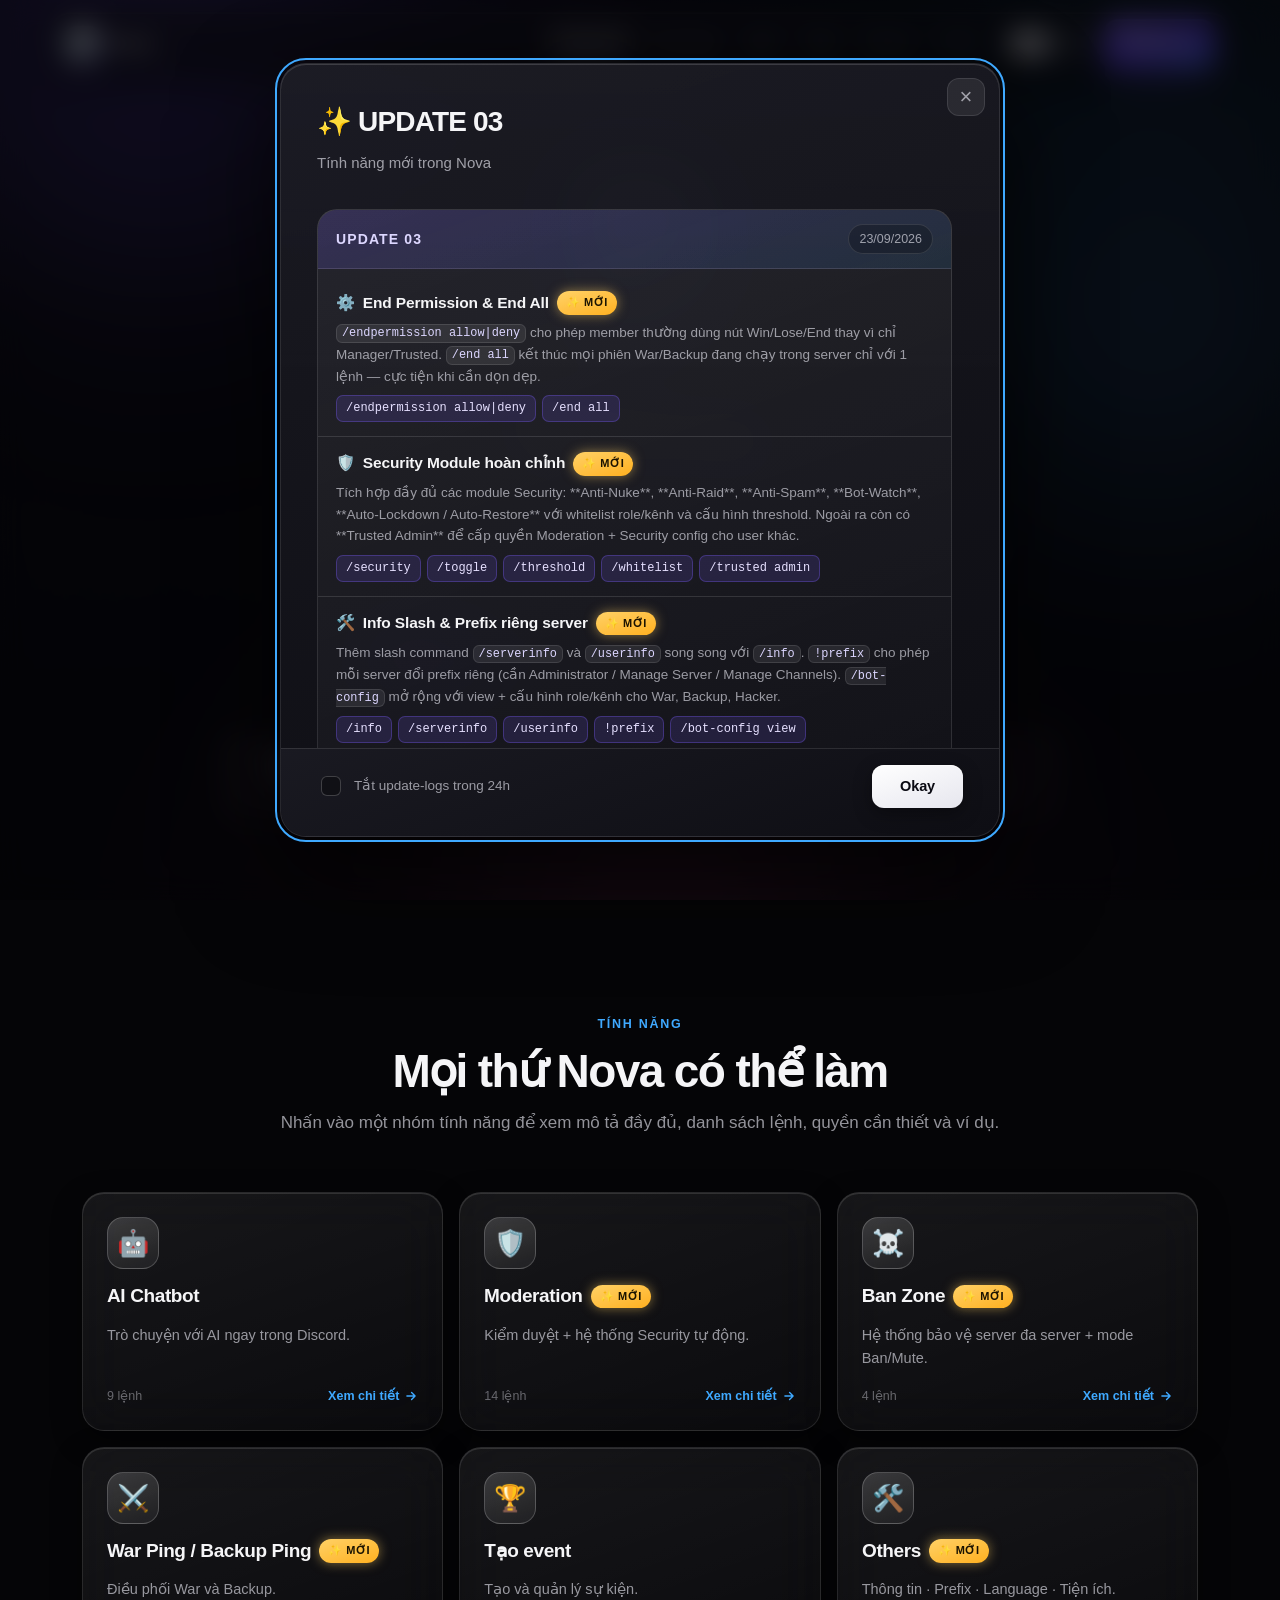
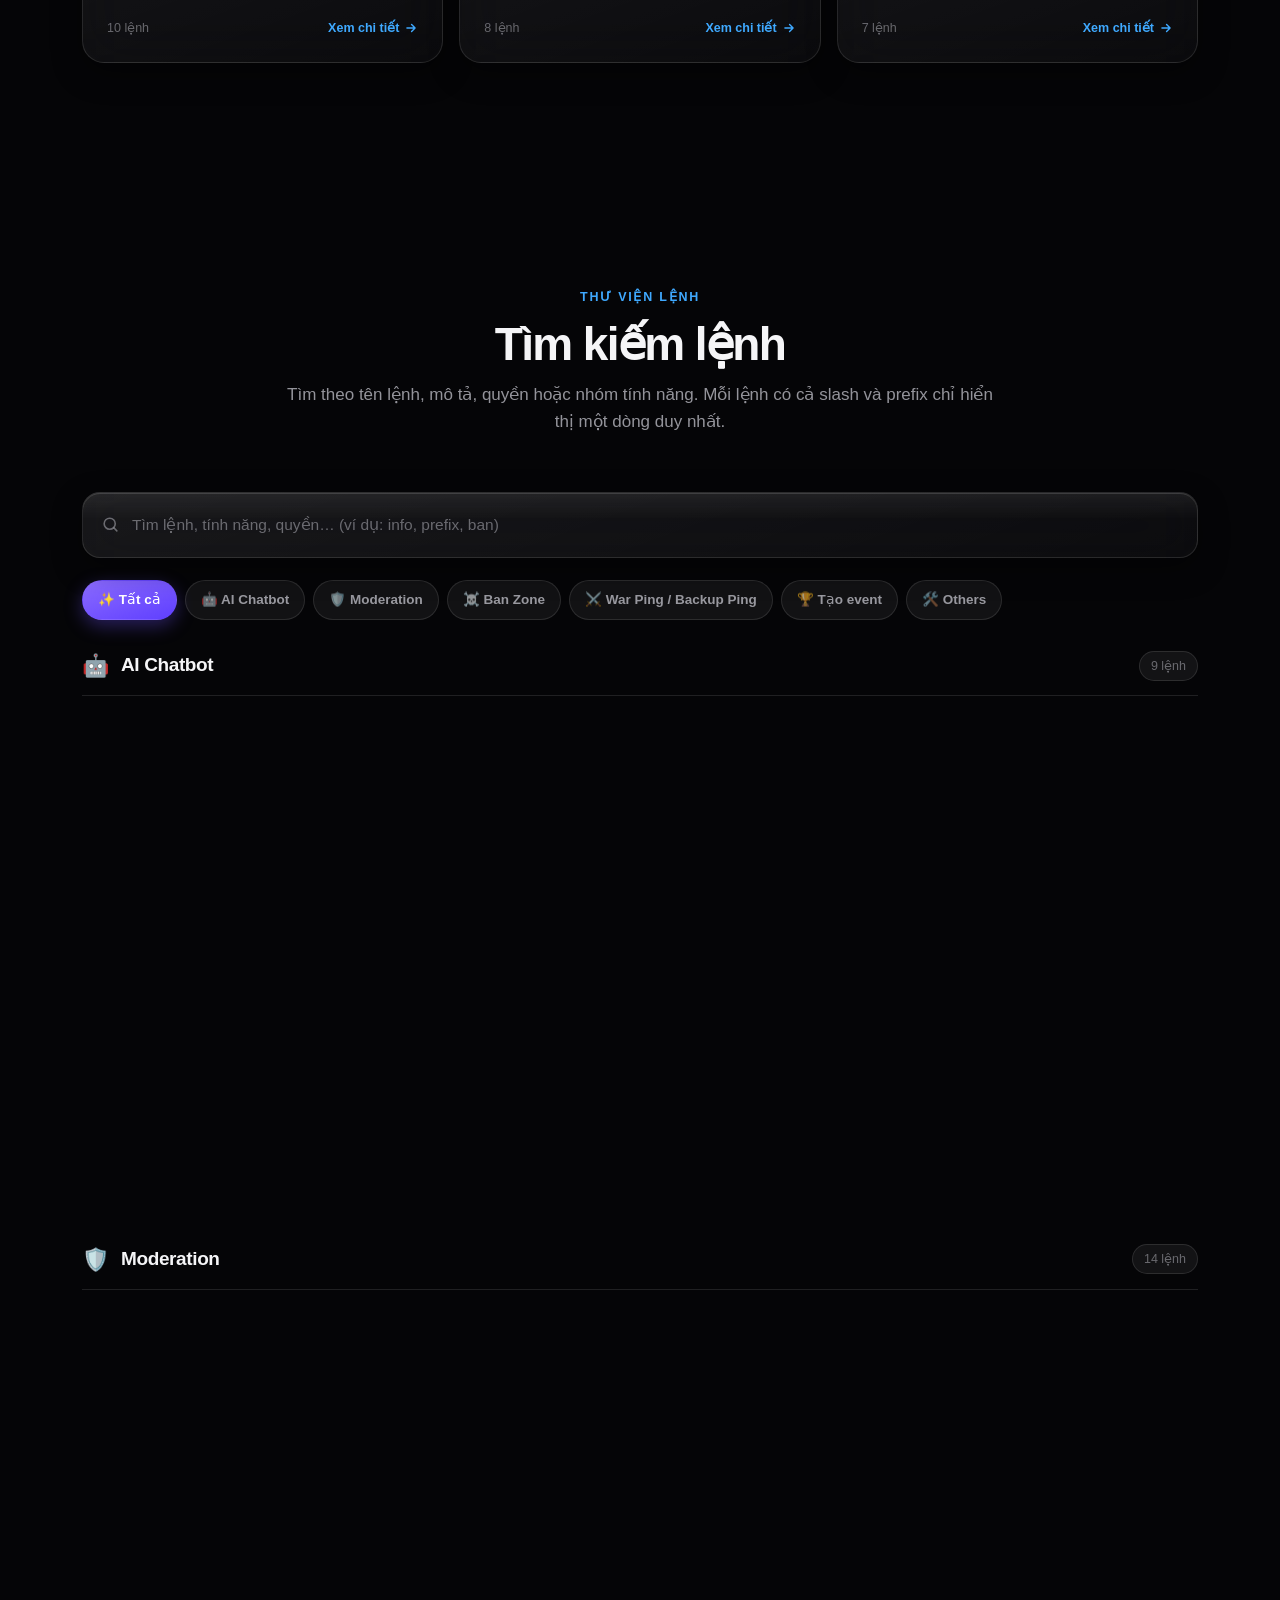
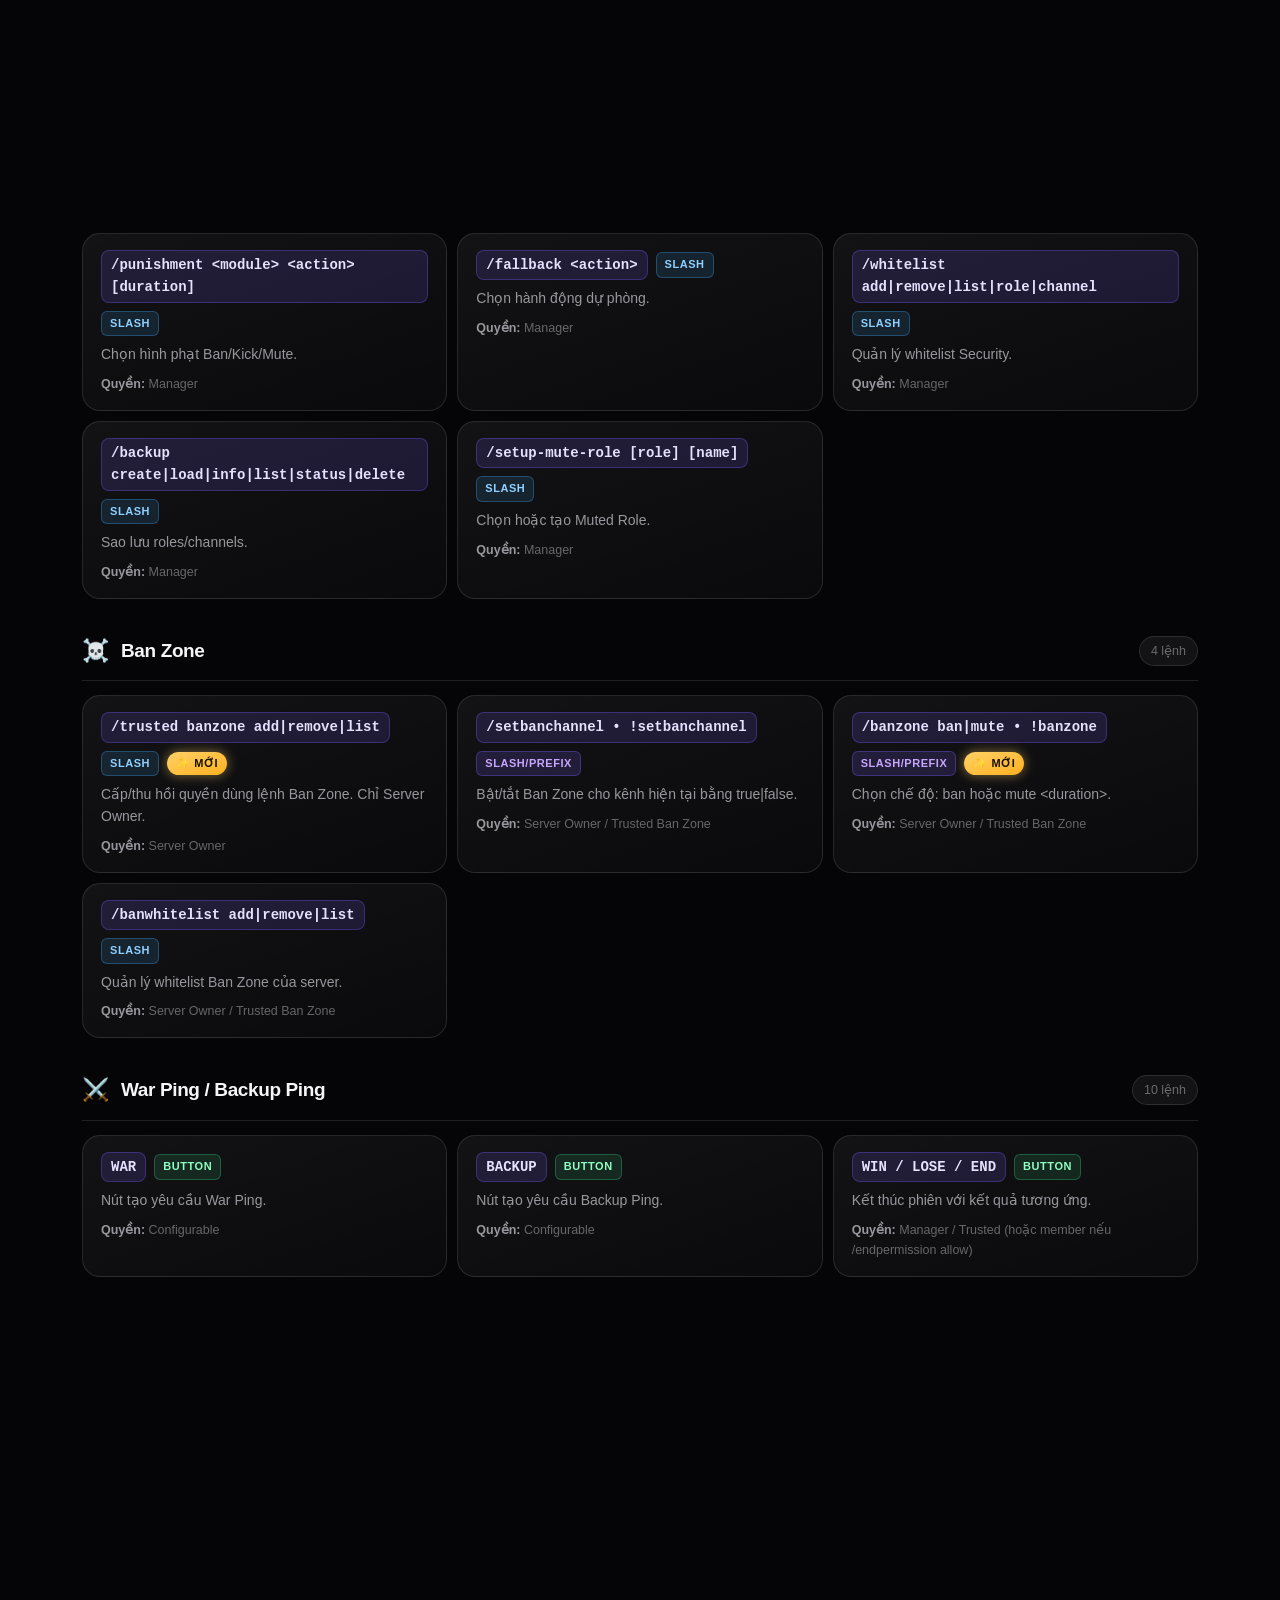
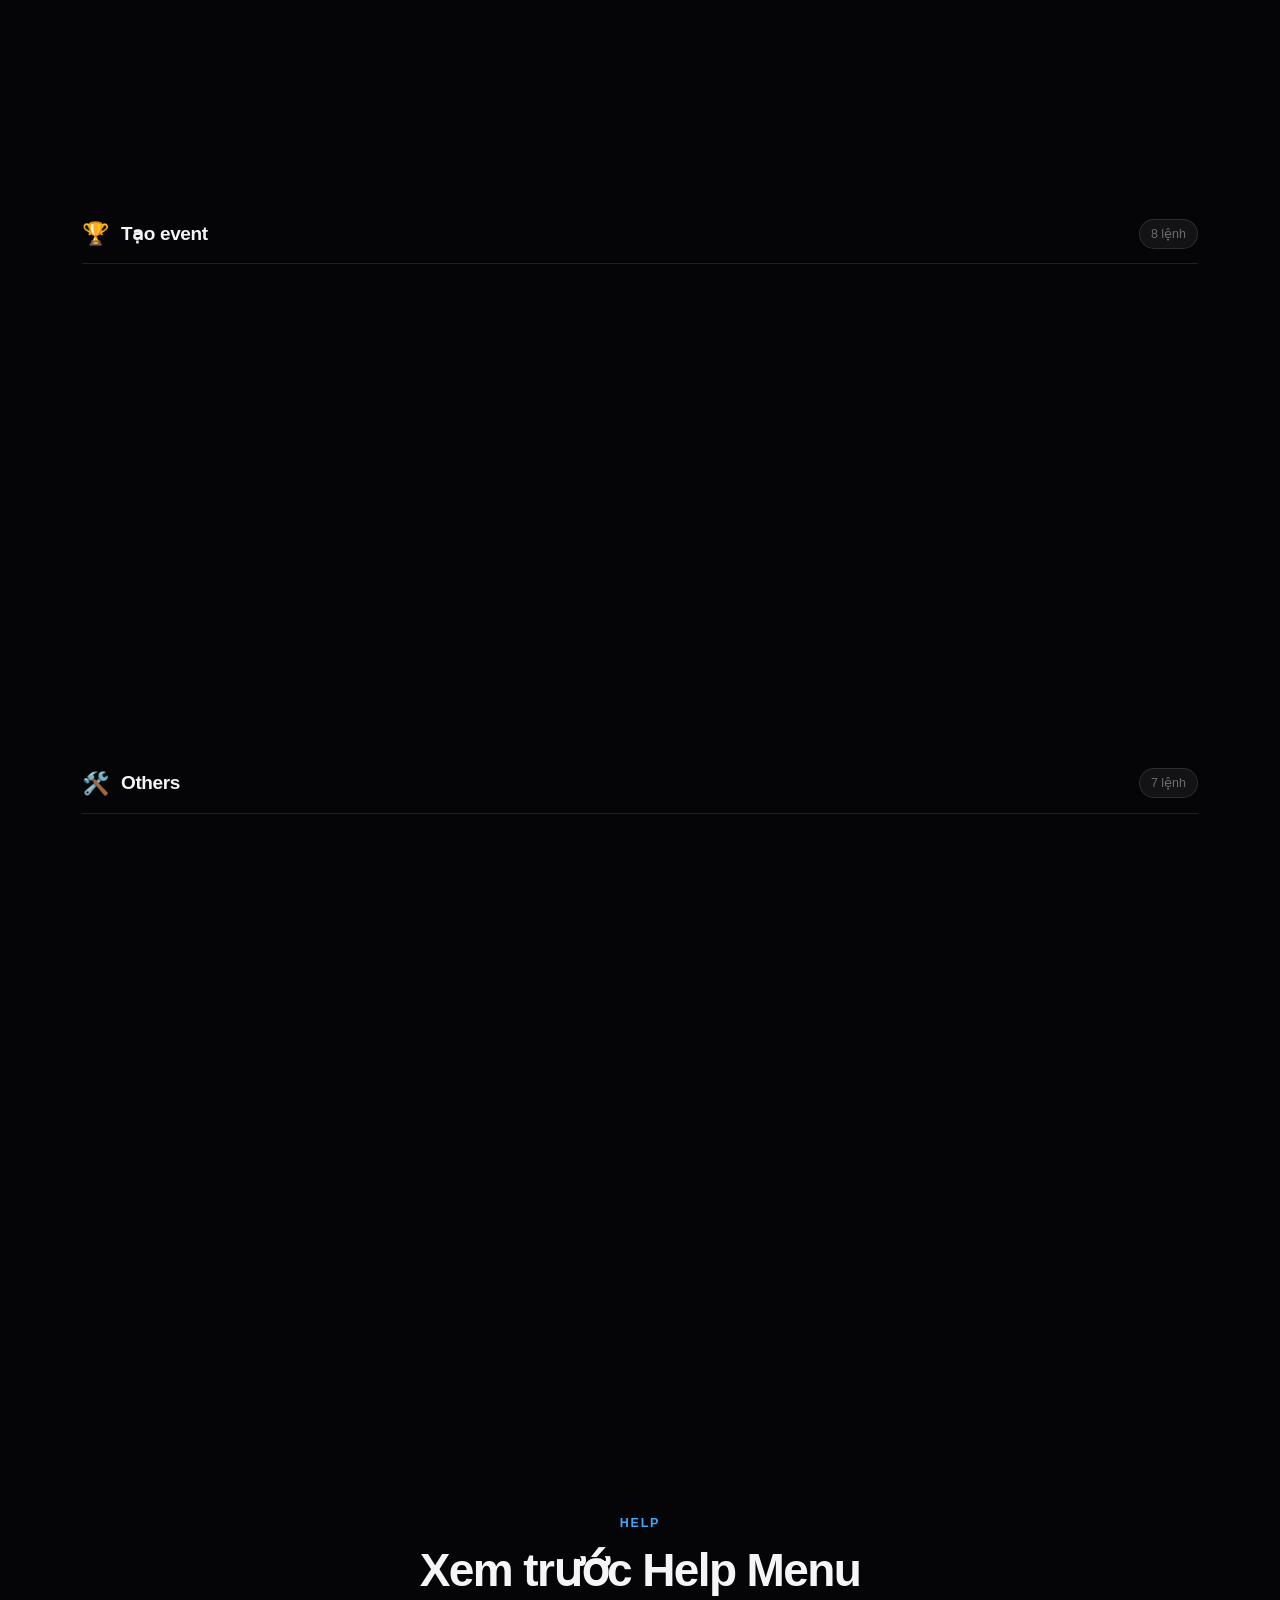
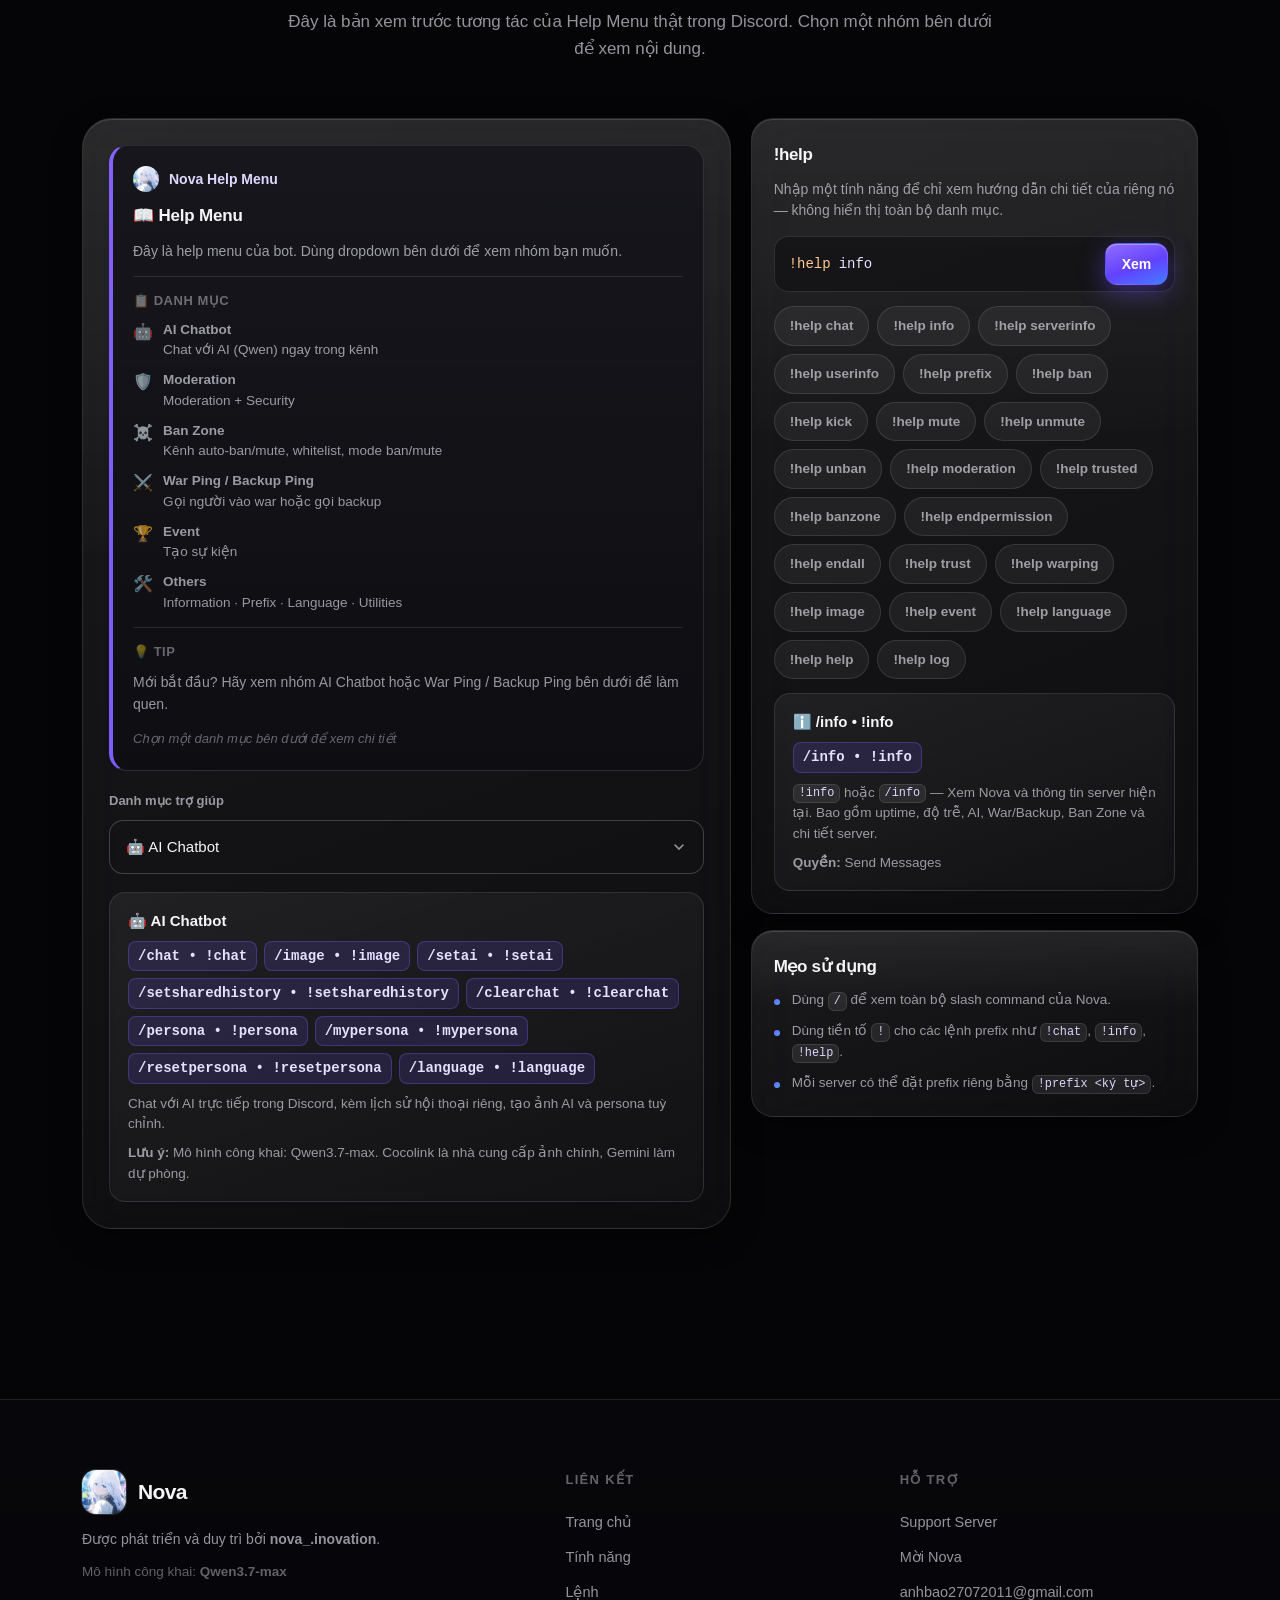
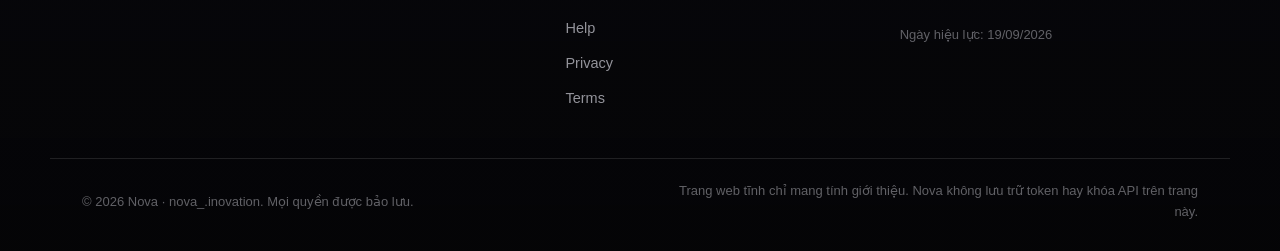
<file: index.html>
<!DOCTYPE html>
<html lang="vi">
<head>
<meta charset="UTF-8">
<meta name="viewport" content="width=device-width, initial-scale=1, viewport-fit=cover">
<title>Nova — Discord Bot</title>
<meta name="description" content="Nova is a Discord bot for AI chat, AI image generation, War and Backup coordination, Events, Ban Zone protection, moderation, server information, and server-specific tools.">
<meta name="theme-color" content="#050507">
<meta name="author" content="nova_.inovation">
<meta property="og:type" content="website">
<meta property="og:site_name" content="Nova">
<meta property="og:title" content="Nova — Discord Bot">
<meta property="og:description" content="Nova is a Discord bot for AI chat, AI image generation, War and Backup coordination, Events, Ban Zone protection, moderation, server information, and server-specific tools.">
<meta property="og:image" content="assets/avatar.png">
<meta name="twitter:card" content="summary_large_image">
<meta name="twitter:title" content="Nova — Discord Bot">
<meta name="twitter:description" content="AI chat, AI images, War/Backup coordination, Events, Ban Zone protection, moderation, server info and custom prefixes.">
<meta name="twitter:image" content="assets/avatar.png">
<link rel="icon" href="assets/favicon.png" type="image/png">
<link rel="apple-touch-icon" href="assets/avatar.png">
<link rel="stylesheet" href="./style.css">
</head>
<body data-page="index">

<div class="aurora" aria-hidden="true">
  <span class="aurora-blob a1"></span>
  <span class="aurora-blob a2"></span>
  <span class="aurora-blob a3"></span>
  <span class="aurora-grain"></span>
</div>

<a class="skip-link" href="#main" data-i18n="a11y.skip">Chuyển tới nội dung</a>

<div class="modal modal-update" id="updateModal" role="dialog" aria-modal="true" aria-labelledby="updateTitle" hidden>
  <div class="modal-backdrop" data-close-update></div>
  <div class="modal-panel glass modal-panel-update" role="document" tabindex="-1">
    <button class="modal-close" type="button" data-close-update aria-label="Close">×</button>
    <div class="modal-body" id="updateBody"></div>
  </div>
</div>

<header class="nav" id="nav">
  <div class="nav-inner glass">
    <a class="brand" href="index.html#home" aria-label="Nova">
      <span class="brand-avatar-wrap">
        <img class="brand-avatar" src="assets/avatar.png" alt="Nova avatar" data-avatar>
      </span>
      <span class="brand-name">Nova</span>
    </a>

    <nav class="nav-links" aria-label="Main navigation">
      <a href="index.html#home" data-i18n="nav.home">Trang chủ</a>
      <a href="index.html#features" data-i18n="nav.features">Tính năng</a>
      <a href="index.html#commands" data-i18n="nav.commands">Lệnh</a>
      <a href="index.html#help" data-i18n="nav.help">Help</a>
      <a href="privacy-policy.html" data-i18n="nav.privacy">Privacy</a>
      <a href="terms-of-service.html" data-i18n="nav.terms">Terms</a>
    </nav>

    <div class="nav-actions">
      <div class="seg" id="langSwitch" role="group" aria-label="Language / Ngôn ngữ">
        <span class="seg-thumb" aria-hidden="true"></span>
        <button type="button" class="seg-btn" data-lang="vi" aria-pressed="true">VI</button>
        <button type="button" class="seg-btn" data-lang="en" aria-pressed="false">EN</button>
      </div>

      <a class="btn btn-primary btn-invite"
         href="https://discord.com/oauth2/authorize?client_id=1532745879944036523"
         target="_blank" rel="noopener"
         data-i18n="nav.invite">Mời Nova</a>

      <button class="hamburger" id="hamburger" type="button"
              aria-label="Open menu" aria-expanded="false" aria-controls="mobileMenu">
        <span></span><span></span><span></span>
      </button>
    </div>
  </div>
</header>

<div class="mobile-menu glass" id="mobileMenu" hidden>
  <nav aria-label="Mobile navigation">
    <a href="index.html#home" data-i18n="nav.home">Trang chủ</a>
    <a href="index.html#features" data-i18n="nav.features">Tính năng</a>
    <a href="index.html#commands" data-i18n="nav.commands">Lệnh</a>
    <a href="index.html#help" data-i18n="nav.help">Help</a>
    <a href="privacy-policy.html" data-i18n="nav.privacy">Privacy</a>
    <a href="terms-of-service.html" data-i18n="nav.terms">Terms</a>
  </nav>
  <a class="btn btn-primary btn-block"
     href="https://discord.com/oauth2/authorize?client_id=1532745879944036523"
     target="_blank" rel="noopener" data-i18n="nav.invite">Mời Nova</a>
  <a class="btn btn-ghost btn-block"
     href="https://discord.gg/qkyu3G6WMa" target="_blank" rel="noopener"
     data-i18n="hero.support">Tham gia Support Server</a>
</div>

<main id="main">

  <section class="hero" id="home">
    <div class="container hero-inner">
      <div class="hero-avatar-wrap">
        <span class="hero-glow" aria-hidden="true"></span>
        <img class="hero-avatar" src="assets/avatar.png" alt="Nova Discord bot avatar" data-avatar>
      </div>
      <span class="pill" data-i18n="hero.badge">Nova · Discord Bot</span>
      <h1 class="hero-title">Nova</h1>
      <p class="hero-sub" data-i18n="hero.sub">
        Bot Discord thông minh cho AI chat, tạo ảnh AI, kiểm duyệt, điều phối War/Backup,
        sự kiện, bảo vệ Ban Zone, thông tin server và các công cụ riêng cho từng server.
      </p>
      <div class="hero-actions">
        <a class="btn btn-primary"
           href="https://discord.com/oauth2/authorize?client_id=1532745879944036523"
           target="_blank" rel="noopener" data-i18n="hero.invite">Mời Nova</a>
        <a class="btn btn-glass"
           href="https://discord.gg/qkyu3G6WMa"
           target="_blank" rel="noopener" data-i18n="hero.support">Tham gia Support Server</a>
        <a class="btn btn-ghost" href="#features" data-i18n="hero.explore">Khám phá tính năng</a>
      </div>
      <ul class="hero-stats">
        <li><strong>Qwen3.7-max</strong><span data-i18n="hero.stat1l">Mô hình công khai</span></li>
        <li><strong>nova_.inovation</strong><span data-i18n="hero.stat2l">Chủ sở hữu bot</span></li>
        <li><strong>6</strong><span data-i18n="hero.stat3l">Nhóm tính năng</span></li>
        <li><strong>60+</strong><span data-i18n="hero.stat4l">Lệnh slash &amp; prefix</span></li>
      </ul>
    </div>
  </section>

  <section class="section" id="features">
    <div class="container">
      <header class="section-head">
        <span class="kicker" data-i18n="features.kicker">Tính năng</span>
        <h2 data-i18n="features.title">Mọi thứ Nova có thể làm</h2>
        <p data-i18n="features.sub">Nhấn vào một nhóm tính năng để xem mô tả đầy đủ, danh sách lệnh, quyền cần thiết và ví dụ.</p>
      </header>
      <div class="feature-grid" id="featureGrid"></div>
    </div>
  </section>

  <section class="section" id="commands">
    <div class="container">
      <header class="section-head">
        <span class="kicker" data-i18n="commands.kicker">Thư viện lệnh</span>
        <h2 data-i18n="commands.title">Tìm kiếm lệnh</h2>
        <p data-i18n="commands.sub">Tìm theo tên lệnh, mô tả, quyền hoặc nhóm tính năng. Mỗi lệnh có cả slash và prefix chỉ hiển thị một dòng duy nhất.</p>
      </header>
      <div class="search-bar glass">
        <svg class="search-icon" viewBox="0 0 24 24" aria-hidden="true">
          <circle cx="11" cy="11" r="7"></circle><path d="M20 20l-3.5-3.5"></path>
        </svg>
        <input type="search" id="searchInput" autocomplete="off"
               data-i18n-placeholder="commands.search" placeholder="Tìm lệnh, tính năng, quyền… (ví dụ: info, prefix, ban)">
        <button type="button" class="search-clear" id="searchClear" hidden aria-label="Clear search">×</button>
      </div>
      <div class="chips" id="categoryChips" role="tablist" aria-label="Command categories"></div>
      <div class="command-groups" id="commandGroups"></div>
      <div class="search-results" id="searchResults" hidden></div>
    </div>
  </section>

  <section class="section" id="help">
    <div class="container">
      <header class="section-head">
        <span class="kicker" data-i18n="help.kicker">Help</span>
        <h2 data-i18n="help.title">Xem trước Help Menu</h2>
        <p data-i18n="help.sub">Đây là bản xem trước tương tác của Help Menu thật trong Discord. Chọn một nhóm bên dưới để xem nội dung.</p>
      </header>
      <div class="help-layout">
        <div class="discord-preview glass" id="helpPreview">
          <div class="dc-embed">
            <div class="dc-author">
              <img src="assets/avatar.png" alt="Nova" data-avatar>
              <span>Nova Help Menu</span>
            </div>
            <h3 class="dc-title">📖 Help Menu</h3>
            <p class="dc-text" data-i18n="help.embedText">Đây là help menu của bot. Dùng dropdown bên dưới để xem nhóm bạn muốn.</p>
            <div class="dc-divider"></div>
            <p class="dc-field-name">📋 <span data-i18n="help.categories">Danh mục</span></p>
            <ul class="dc-list" id="helpCategoryList"></ul>
            <div class="dc-divider"></div>
            <p class="dc-field-name">💡 Tip</p>
            <p class="dc-text" data-i18n="help.tip">Mới bắt đầu? Hãy xem nhóm AI Chatbot hoặc War Ping / Backup Ping bên dưới để làm quen.</p>
            <p class="dc-footer" data-i18n="help.pick">Chọn một danh mục bên dưới để xem chi tiết</p>
          </div>
          <label class="dc-select-label" for="helpSelect" data-i18n="help.selectLabel">Danh mục trợ giúp</label>
          <select class="dc-select" id="helpSelect">
            <option value="" data-i18n="help.selectPlaceholder">Chọn một mục</option>
          </select>
          <div class="help-output" id="helpOutput"></div>
        </div>
        <aside class="help-side">
          <div class="glass panel">
            <h3 data-i18n="help.cmdTitle">!help &lt;feature&gt;</h3>
            <p data-i18n="help.cmdSub">Nhập một tính năng để chỉ xem hướng dẫn chi tiết của riêng nó — không hiển thị toàn bộ danh mục.</p>
            <form class="help-form" id="helpForm">
              <span class="help-prefix">!help</span>
              <input type="text" id="helpFeatureInput" value="info" autocomplete="off" aria-label="!help feature">
              <button class="btn btn-primary btn-sm" type="submit" data-i18n="help.cmdGo">Xem</button>
            </form>
            <div class="chips chips-sm" id="helpChips"></div>
            <div class="help-feature-output" id="helpFeatureOutput"></div>
          </div>
          <div class="glass panel">
            <h3 data-i18n="help.tipsTitle">Mẹo sử dụng</h3>
            <ul class="tip-list">
              <li data-i18n="help.tip1">Dùng <code>/</code> để xem toàn bộ slash command của Nova.</li>
              <li data-i18n="help.tip2">Dùng tiền tố <code>!</code> cho các lệnh prefix như <code>!chat</code>, <code>!info</code>, <code>!help</code>.</li>
              <li data-i18n="help.tip3">Mỗi server có thể đặt prefix riêng bằng <code>!prefix &lt;ký tự&gt;</code>.</li>
            </ul>
          </div>
        </aside>
      </div>
    </div>
  </section>

</main>

<footer class="footer">
  <div class="container footer-grid">
    <div class="footer-brand">
      <div class="footer-brand-top">
        <img src="assets/avatar.png" alt="Nova" data-avatar>
        <span>Nova</span>
      </div>
      <p data-i18n="footer.owned">Được phát triển và duy trì bởi <strong>nova_.inovation</strong>.</p>
      <p class="footer-ai"><span data-i18n="footer.model">Mô hình công khai</span>: <strong>Qwen3.7-max</strong></p>
    </div>
    <nav class="footer-col" aria-label="Footer navigation">
      <h4 data-i18n="footer.links">Liên kết</h4>
      <a href="index.html#home" data-i18n="nav.home">Trang chủ</a>
      <a href="index.html#features" data-i18n="nav.features">Tính năng</a>
      <a href="index.html#commands" data-i18n="nav.commands">Lệnh</a>
      <a href="index.html#help" data-i18n="nav.help">Help</a>
      <a href="privacy-policy.html" data-i18n="nav.privacy">Privacy</a>
      <a href="terms-of-service.html" data-i18n="nav.terms">Terms</a>
    </nav>
    <div class="footer-col">
      <h4 data-i18n="footer.supportTitle">Hỗ trợ</h4>
      <a href="https://discord.gg/qkyu3G6WMa" target="_blank" rel="noopener" data-i18n="footer.supportLink">Support Server</a>
      <a href="https://discord.com/oauth2/authorize?client_id=1532745879944036523" target="_blank" rel="noopener" data-i18n="footer.inviteLink">Mời Nova</a>
      <a href="mailto:anhbao27072011@gmail.com">anhbao27072011@gmail.com</a>
      <p class="footer-date"><span data-i18n="footer.effective">Ngày hiệu lực</span>: 19/09/2026</p>
    </div>
  </div>
  <div class="container footer-bottom">
    <p>© <span id="year">2026</span> Nova · nova_.inovation. <span data-i18n="footer.rights">Mọi quyền được bảo lưu.</span></p>
    <p class="footer-note" data-i18n="footer.note">Trang web tĩnh chỉ mang tính giới thiệu. Nova không lưu trữ token hay khóa API trên trang này.</p>
  </div>
</footer>

<div class="modal" id="modal" role="dialog" aria-modal="true" aria-labelledby="modalTitle" hidden>
  <div class="modal-backdrop" data-close-modal></div>
  <div class="modal-panel glass" role="document" tabindex="-1">
    <button class="modal-close" type="button" data-close-modal aria-label="Close">×</button>
    <div class="modal-body" id="modalBody"></div>
  </div>
</div>

<script src="./script.js" defer></script>
</body>
</html>
</file>
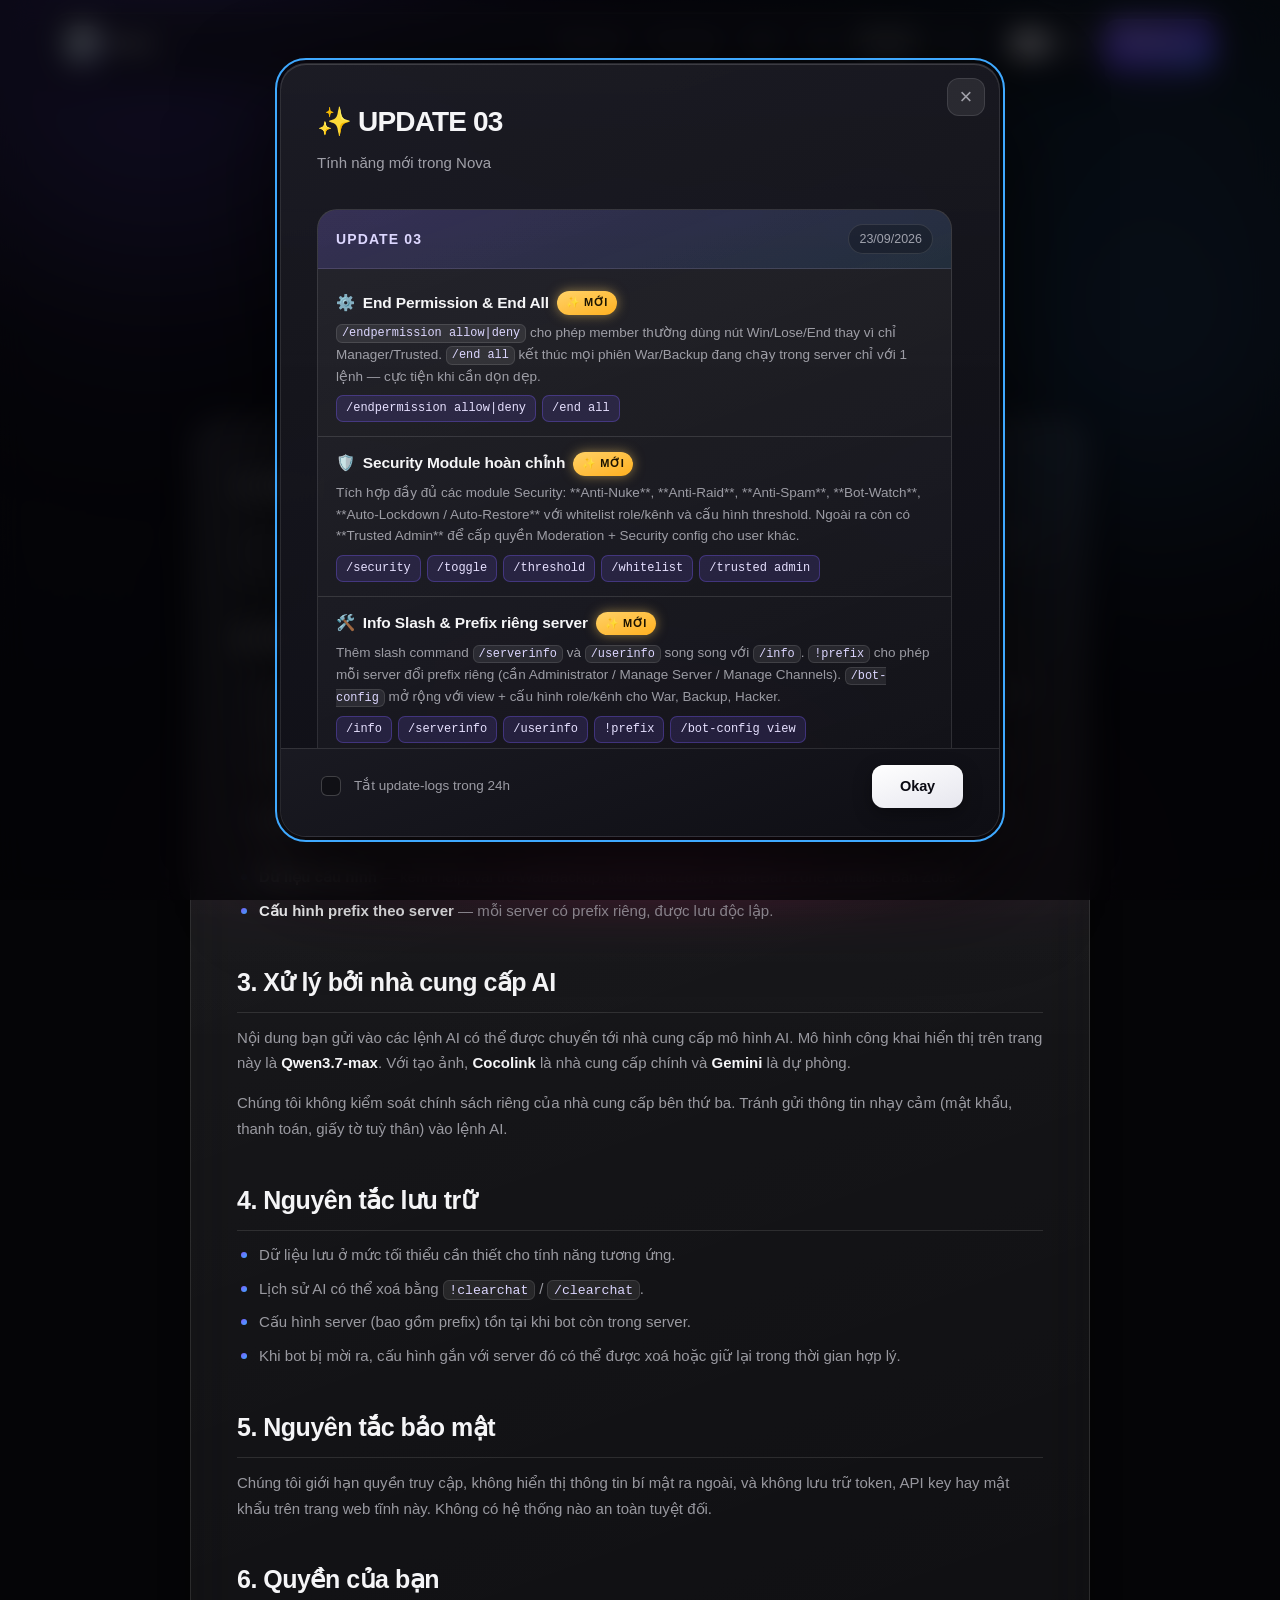
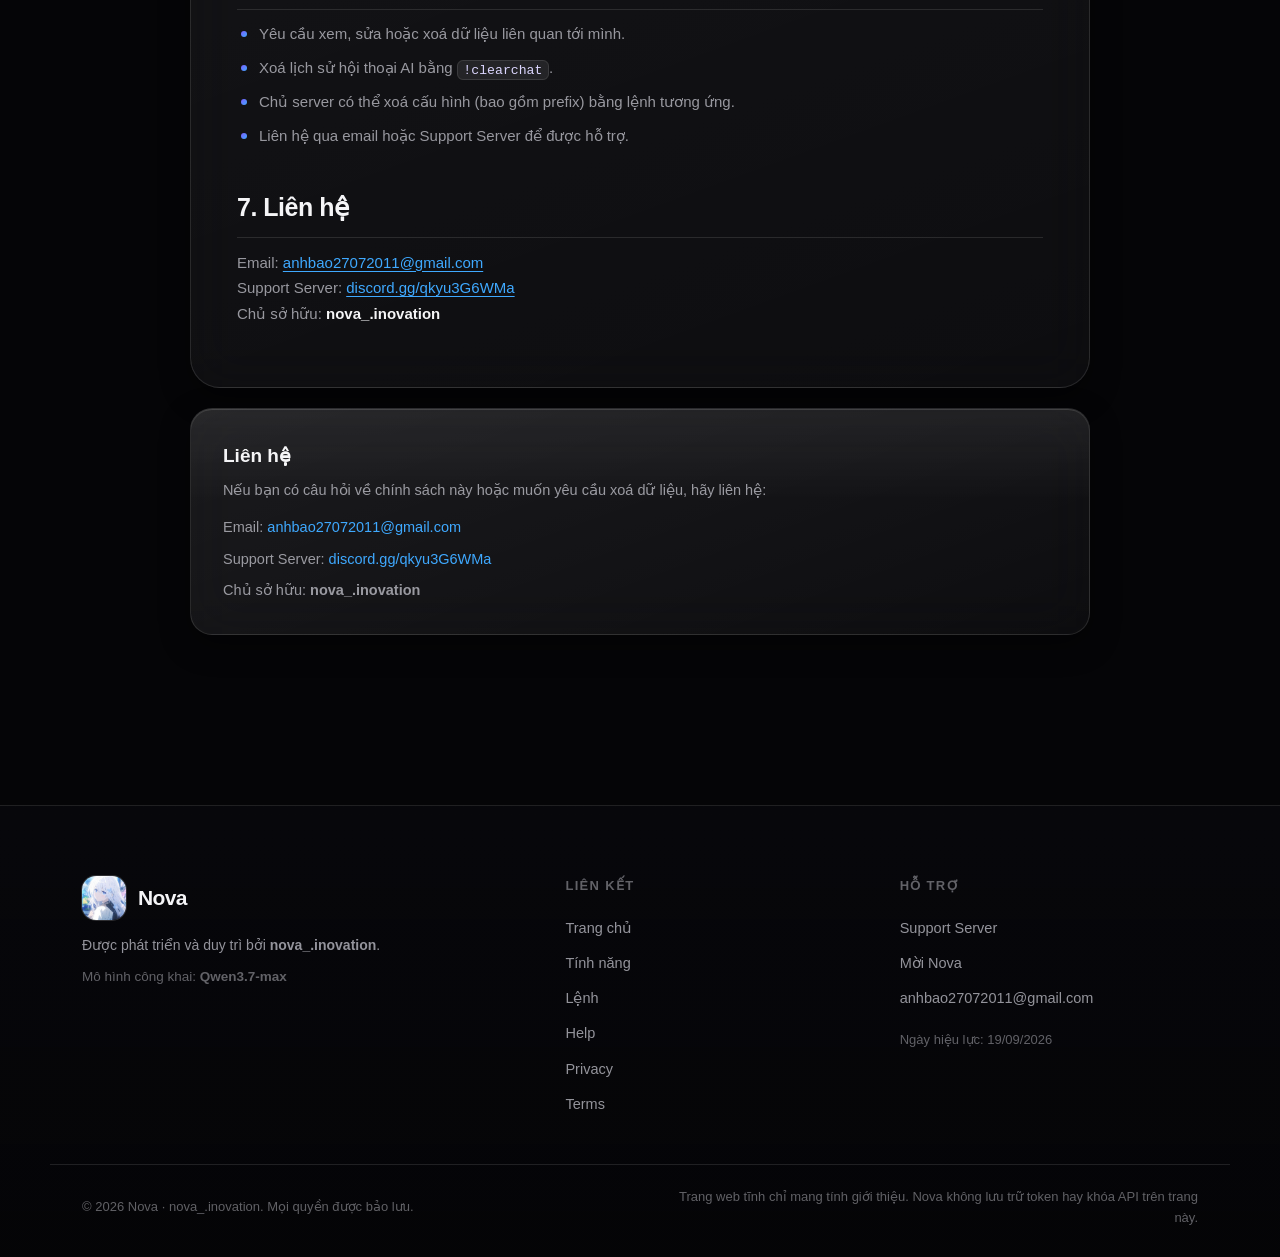
<file: privacy-policy.html>
<!DOCTYPE html>
<html lang="vi">
<head>
<meta charset="UTF-8">
<meta name="viewport" content="width=device-width, initial-scale=1, viewport-fit=cover">
<title>Chính sách bảo mật — Nova</title>
<meta name="description" content="Chính sách bảo mật của Nova Discord bot.">
<meta name="theme-color" content="#050507">
<meta property="og:title" content="Chính sách bảo mật — Nova">
<meta property="og:description" content="Chính sách bảo mật của Nova Discord bot.">
<meta property="og:image" content="assets/avatar.png">
<link rel="icon" href="assets/favicon.png" type="image/png">
<link rel="apple-touch-icon" href="assets/avatar.png">
<link rel="stylesheet" href="./style.css">
</head>
<body data-page="privacy">

<div class="aurora" aria-hidden="true">
  <span class="aurora-blob a1"></span>
  <span class="aurora-blob a2"></span>
  <span class="aurora-blob a3"></span>
  <span class="aurora-grain"></span>
</div>

<a class="skip-link" href="#main" data-i18n="a11y.skip">Chuyển tới nội dung</a>

<div class="modal modal-update" id="updateModal" role="dialog" aria-modal="true" aria-labelledby="updateTitle" hidden>
  <div class="modal-backdrop" data-close-update></div>
  <div class="modal-panel glass modal-panel-update" role="document" tabindex="-1">
    <button class="modal-close" type="button" data-close-update aria-label="Close">×</button>
    <div class="modal-body" id="updateBody"></div>
  </div>
</div>

<header class="nav" id="nav">
  <div class="nav-inner glass">
    <a class="brand" href="index.html" aria-label="Nova">
      <span class="brand-avatar-wrap"><img class="brand-avatar" src="assets/avatar.png" alt="Nova avatar" data-avatar></span>
      <span class="brand-name">Nova</span>
    </a>
    <nav class="nav-links" aria-label="Main navigation">
      <a href="index.html#home" data-i18n="nav.home">Trang chủ</a>
      <a href="index.html#features" data-i18n="nav.features">Tính năng</a>
      <a href="index.html#commands" data-i18n="nav.commands">Lệnh</a>
      <a href="index.html#help" data-i18n="nav.help">Help</a>
      <a href="privacy-policy.html" class="active" data-i18n="nav.privacy">Privacy</a>
      <a href="terms-of-service.html" data-i18n="nav.terms">Terms</a>
    </nav>
    <div class="nav-actions">
      <div class="seg" id="langSwitch" role="group" aria-label="Language / Ngôn ngữ">
        <span class="seg-thumb" aria-hidden="true"></span>
        <button type="button" class="seg-btn" data-lang="vi" aria-pressed="true">VI</button>
        <button type="button" class="seg-btn" data-lang="en" aria-pressed="false">EN</button>
      </div>
      <a class="btn btn-primary btn-invite" href="https://discord.com/oauth2/authorize?client_id=1532745879944036523" target="_blank" rel="noopener" data-i18n="nav.invite">Mời Nova</a>
      <button class="hamburger" id="hamburger" type="button" aria-label="Open menu" aria-expanded="false" aria-controls="mobileMenu">
        <span></span><span></span><span></span>
      </button>
    </div>
  </div>
</header>

<div class="mobile-menu glass" id="mobileMenu" hidden>
  <nav aria-label="Mobile navigation">
    <a href="index.html#home" data-i18n="nav.home">Trang chủ</a>
    <a href="index.html#features" data-i18n="nav.features">Tính năng</a>
    <a href="index.html#commands" data-i18n="nav.commands">Lệnh</a>
    <a href="index.html#help" data-i18n="nav.help">Help</a>
    <a href="privacy-policy.html" data-i18n="nav.privacy">Privacy</a>
    <a href="terms-of-service.html" data-i18n="nav.terms">Terms</a>
  </nav>
  <a class="btn btn-primary btn-block" href="https://discord.com/oauth2/authorize?client_id=1532745879944036523" target="_blank" rel="noopener" data-i18n="nav.invite">Mời Nova</a>
</div>

<main id="main">
  <section class="legal-hero">
    <div class="container">
      <span class="kicker" data-i18n="legal.kicker">Pháp lý</span>
      <h1 data-i18n="privacy.title">Chính sách bảo mật</h1>
      <p class="legal-effective"><span data-i18n="legal.effective">Ngày hiệu lực</span>: <strong>19/09/2026</strong></p>
      <p class="legal-lead" data-i18n="privacy.lead">Tài liệu này giải thích Nova xử lý những dữ liệu nào khi bạn sử dụng bot, vì sao cần thiết và bạn có những quyền gì.</p>
    </div>
  </section>

  <section class="section section-tight">
    <div class="container">
      <article class="glass legal-doc" id="legalBody" data-i18n-html="privacy.body"></article>

      <div class="glass contact-card">
        <h3 data-i18n="legal.contactTitle">Liên hệ</h3>
        <p data-i18n="legal.contactText">Nếu bạn có câu hỏi về chính sách này hoặc muốn yêu cầu xoá dữ liệu, hãy liên hệ:</p>
        <ul>
          <li><span data-i18n="legal.email">Email</span>: <a href="mailto:anhbao27072011@gmail.com">anhbao27072011@gmail.com</a></li>
          <li><span data-i18n="legal.support">Support Server</span>: <a href="https://discord.gg/qkyu3G6WMa" target="_blank" rel="noopener">discord.gg/qkyu3G6WMa</a></li>
          <li><span data-i18n="legal.owner">Chủ sở hữu</span>: <strong>nova_.inovation</strong></li>
        </ul>
      </div>
    </div>
  </section>
</main>

<footer class="footer">
  <div class="container footer-grid">
    <div class="footer-brand">
      <div class="footer-brand-top">
        <img src="assets/avatar.png" alt="Nova" data-avatar>
        <span>Nova</span>
      </div>
      <p data-i18n="footer.owned">Được phát triển và duy trì bởi <strong>nova_.inovation</strong>.</p>
      <p class="footer-ai"><span data-i18n="footer.model">Mô hình AI công khai</span>: <strong>Qwen3.7-max</strong></p>
    </div>
    <nav class="footer-col" aria-label="Footer navigation">
      <h4 data-i18n="footer.links">Liên kết</h4>
      <a href="index.html#home" data-i18n="nav.home">Trang chủ</a>
      <a href="index.html#features" data-i18n="nav.features">Tính năng</a>
      <a href="index.html#commands" data-i18n="nav.commands">Lệnh</a>
      <a href="index.html#help" data-i18n="nav.help">Help</a>
      <a href="privacy-policy.html" data-i18n="nav.privacy">Privacy</a>
      <a href="terms-of-service.html" data-i18n="nav.terms">Terms</a>
    </nav>
    <div class="footer-col">
      <h4 data-i18n="footer.supportTitle">Hỗ trợ</h4>
      <a href="https://discord.gg/qkyu3G6WMa" target="_blank" rel="noopener" data-i18n="footer.supportLink">Support Server</a>
      <a href="https://discord.com/oauth2/authorize?client_id=1532745879944036523" target="_blank" rel="noopener" data-i18n="footer.inviteLink">Mời Nova</a>
      <a href="mailto:anhbao27072011@gmail.com">anhbao27072011@gmail.com</a>
      <p class="footer-date"><span data-i18n="footer.effective">Ngày hiệu lực</span>: 19/09/2026</p>
    </div>
  </div>
  <div class="container footer-bottom">
    <p>© <span id="year">2026</span> Nova · nova_.inovation. <span data-i18n="footer.rights">Mọi quyền được bảo lưu.</span></p>
    <p class="footer-note" data-i18n="footer.note">Trang web tĩnh chỉ mang tính giới thiệu. Nova không lưu trữ token hay khóa API trên trang này.</p>
  </div>
</footer>

<script src="./script.js" defer></script>
</body>
</html>
</file>
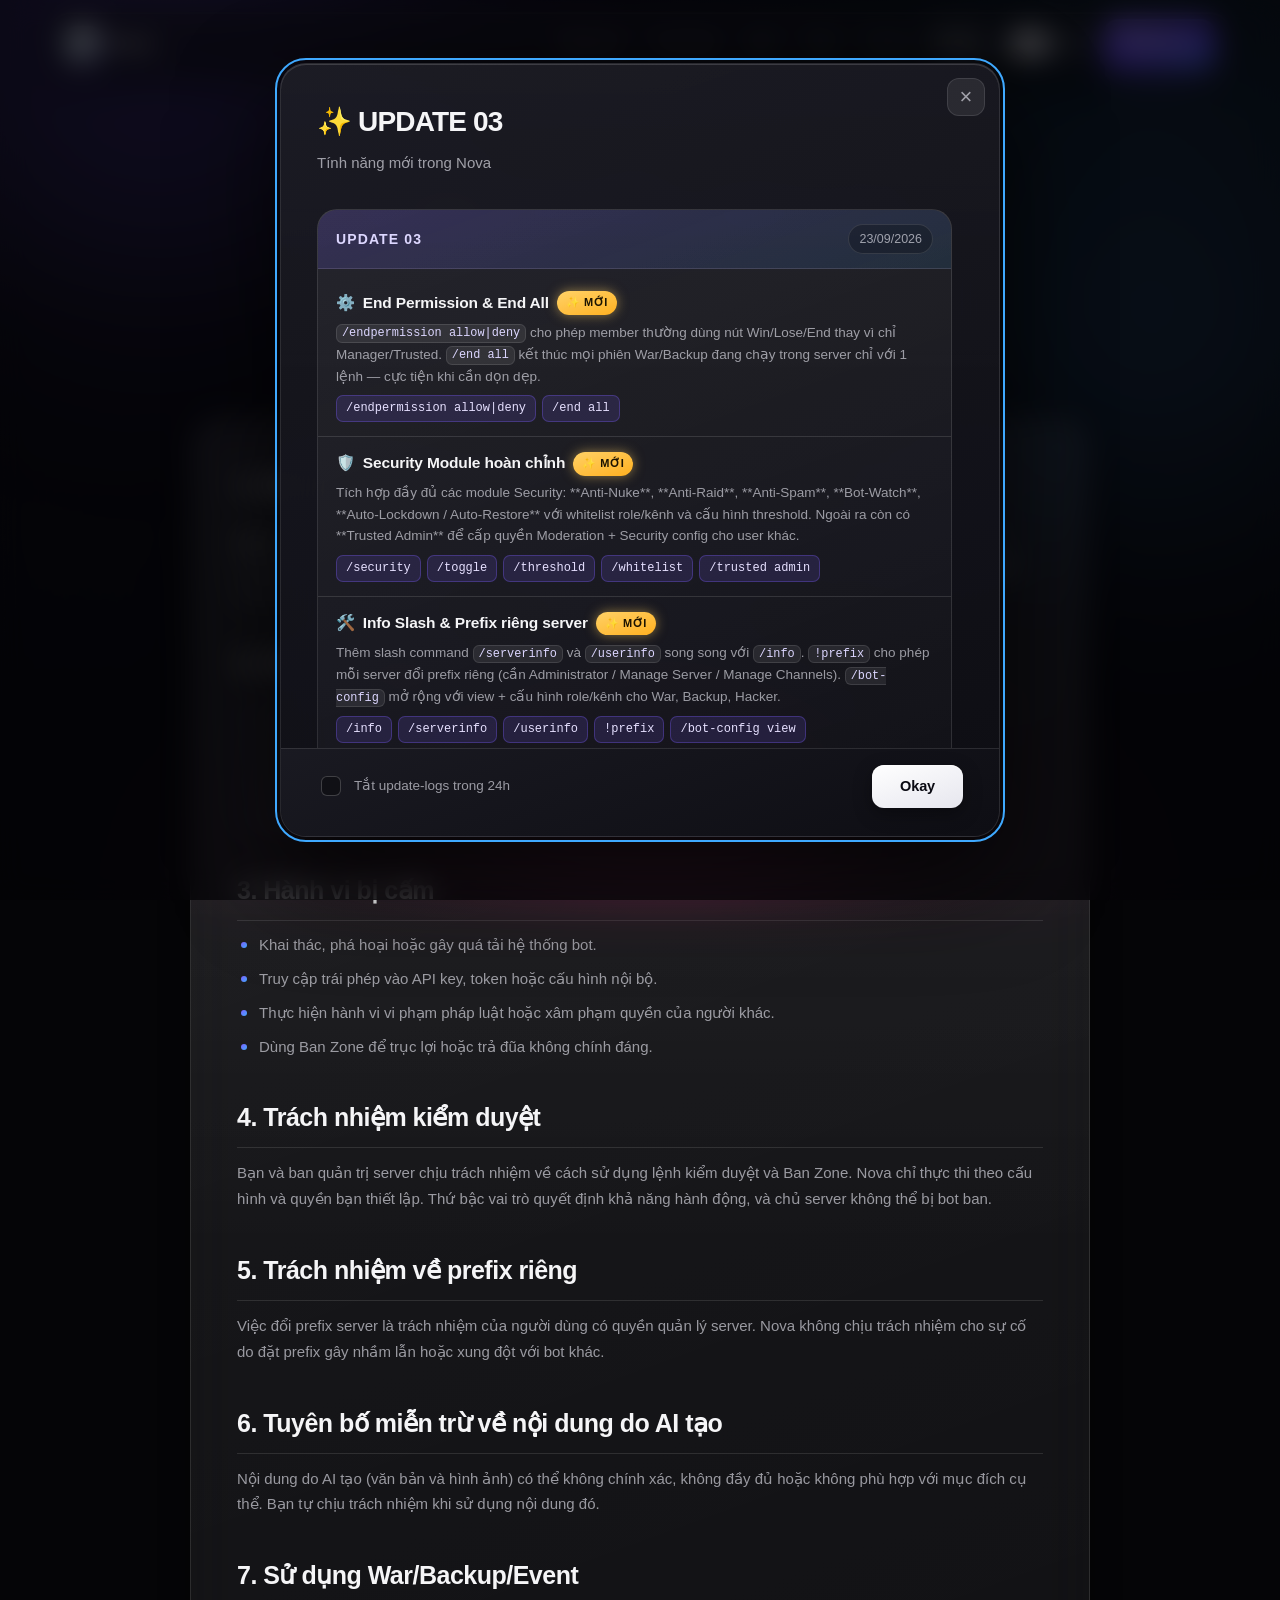
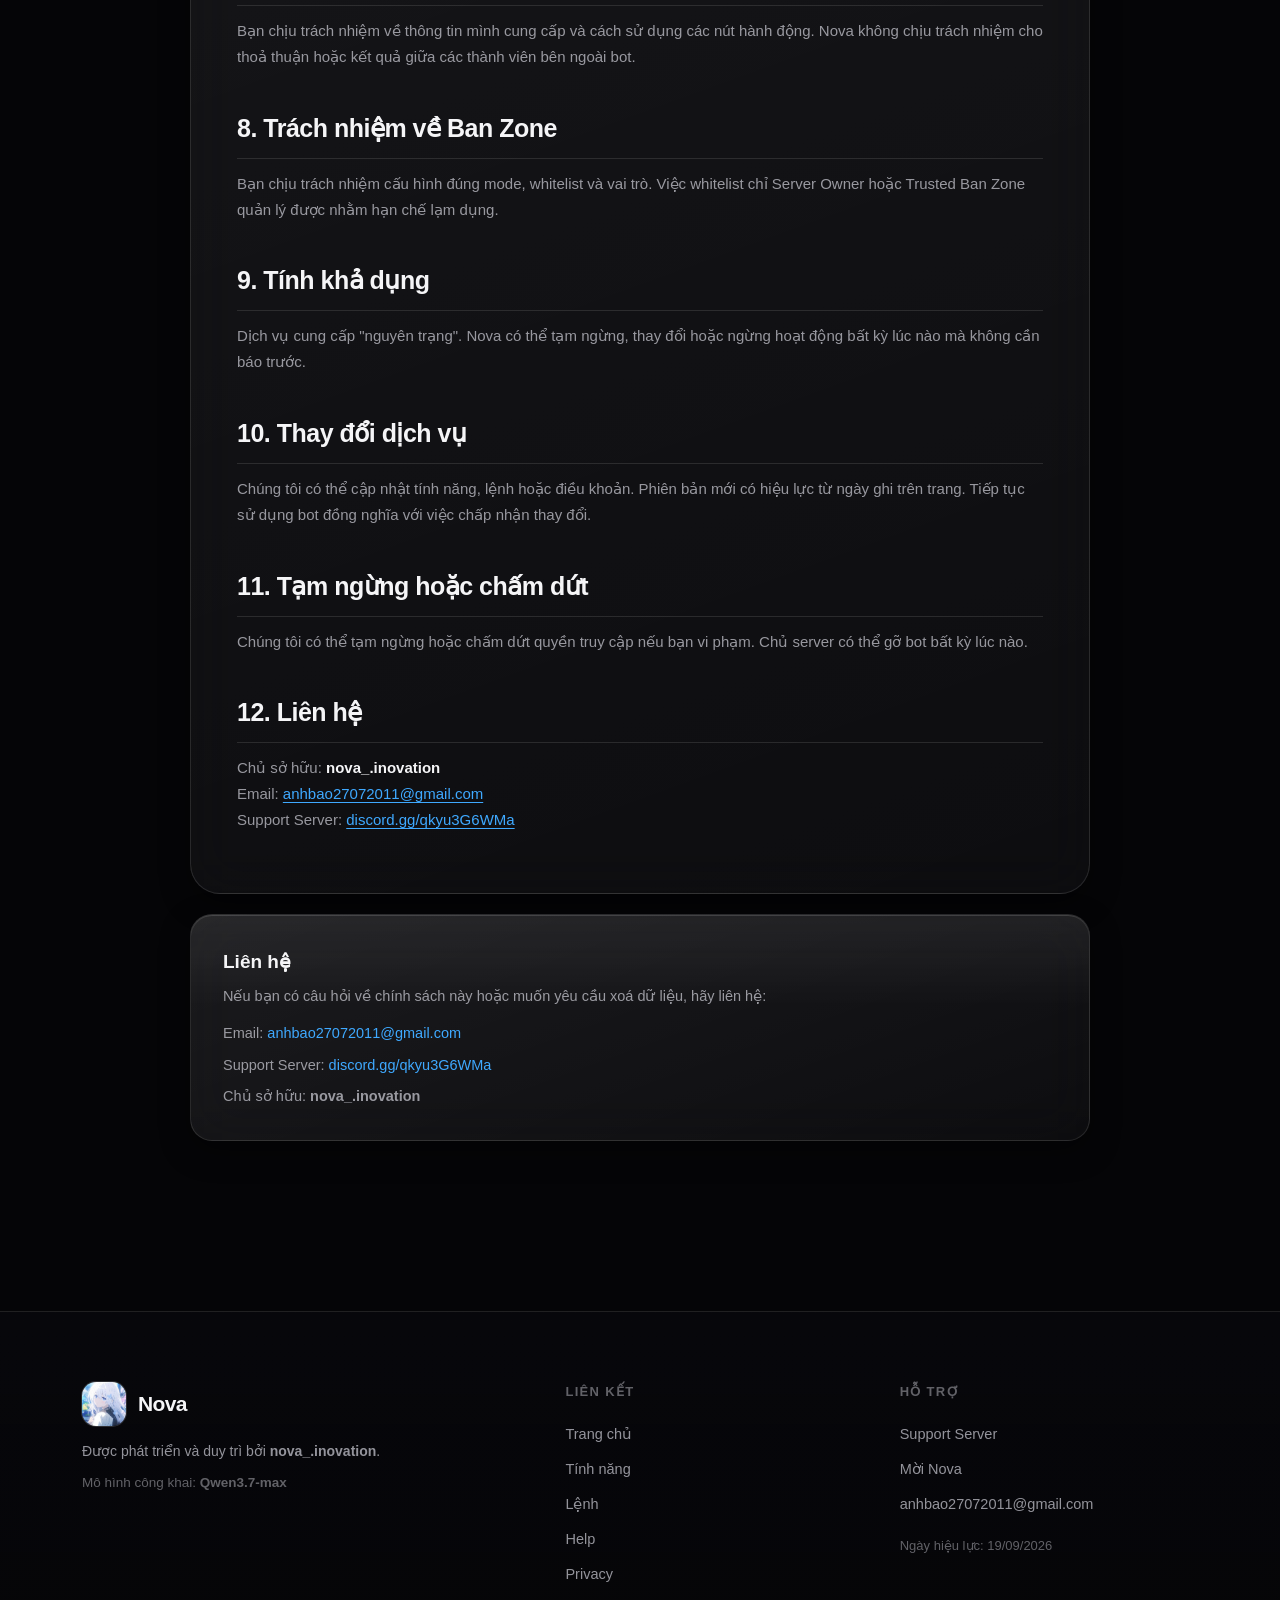
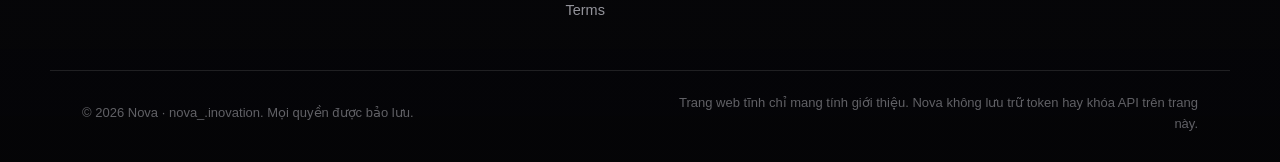
<file: terms-of-service.html>
<!DOCTYPE html>
<html lang="vi">
<head>
<meta charset="UTF-8">
<meta name="viewport" content="width=device-width, initial-scale=1, viewport-fit=cover">
<title>Điều khoản dịch vụ — Nova</title>
<meta name="description" content="Điều khoản dịch vụ của Nova Discord bot.">
<meta name="theme-color" content="#050507">
<meta property="og:title" content="Điều khoản dịch vụ — Nova">
<meta property="og:description" content="Điều khoản dịch vụ của Nova Discord bot.">
<meta property="og:image" content="assets/avatar.png">
<link rel="icon" href="assets/favicon.png" type="image/png">
<link rel="apple-touch-icon" href="assets/avatar.png">
<link rel="stylesheet" href="./style.css">
</head>
<body data-page="terms">

<div class="aurora" aria-hidden="true">
  <span class="aurora-blob a1"></span>
  <span class="aurora-blob a2"></span>
  <span class="aurora-blob a3"></span>
  <span class="aurora-grain"></span>
</div>

<a class="skip-link" href="#main" data-i18n="a11y.skip">Chuyển tới nội dung</a>

<div class="modal modal-update" id="updateModal" role="dialog" aria-modal="true" aria-labelledby="updateTitle" hidden>
  <div class="modal-backdrop" data-close-update></div>
  <div class="modal-panel glass modal-panel-update" role="document" tabindex="-1">
    <button class="modal-close" type="button" data-close-update aria-label="Close">×</button>
    <div class="modal-body" id="updateBody"></div>
  </div>
</div>

<header class="nav" id="nav">
  <div class="nav-inner glass">
    <a class="brand" href="index.html" aria-label="Nova">
      <span class="brand-avatar-wrap"><img class="brand-avatar" src="assets/avatar.png" alt="Nova avatar" data-avatar></span>
      <span class="brand-name">Nova</span>
    </a>
    <nav class="nav-links" aria-label="Main navigation">
      <a href="index.html#home" data-i18n="nav.home">Trang chủ</a>
      <a href="index.html#features" data-i18n="nav.features">Tính năng</a>
      <a href="index.html#commands" data-i18n="nav.commands">Lệnh</a>
      <a href="index.html#help" data-i18n="nav.help">Help</a>
      <a href="privacy-policy.html" data-i18n="nav.privacy">Privacy</a>
      <a href="terms-of-service.html" class="active" data-i18n="nav.terms">Terms</a>
    </nav>
    <div class="nav-actions">
      <div class="seg" id="langSwitch" role="group" aria-label="Language / Ngôn ngữ">
        <span class="seg-thumb" aria-hidden="true"></span>
        <button type="button" class="seg-btn" data-lang="vi" aria-pressed="true">VI</button>
        <button type="button" class="seg-btn" data-lang="en" aria-pressed="false">EN</button>
      </div>
      <a class="btn btn-primary btn-invite" href="https://discord.com/oauth2/authorize?client_id=1532745879944036523" target="_blank" rel="noopener" data-i18n="nav.invite">Mời Nova</a>
      <button class="hamburger" id="hamburger" type="button" aria-label="Open menu" aria-expanded="false" aria-controls="mobileMenu">
        <span></span><span></span><span></span>
      </button>
    </div>
  </div>
</header>

<div class="mobile-menu glass" id="mobileMenu" hidden>
  <nav aria-label="Mobile navigation">
    <a href="index.html#home" data-i18n="nav.home">Trang chủ</a>
    <a href="index.html#features" data-i18n="nav.features">Tính năng</a>
    <a href="index.html#commands" data-i18n="nav.commands">Lệnh</a>
    <a href="index.html#help" data-i18n="nav.help">Help</a>
    <a href="privacy-policy.html" data-i18n="nav.privacy">Privacy</a>
    <a href="terms-of-service.html" data-i18n="nav.terms">Terms</a>
  </nav>
  <a class="btn btn-primary btn-block" href="https://discord.com/oauth2/authorize?client_id=1532745879944036523" target="_blank" rel="noopener" data-i18n="nav.invite">Mời Nova</a>
</div>

<main id="main">
  <section class="legal-hero">
    <div class="container">
      <span class="kicker" data-i18n="legal.kicker">Pháp lý</span>
      <h1 data-i18n="terms.title">Điều khoản dịch vụ</h1>
      <p class="legal-effective"><span data-i18n="legal.effective">Ngày hiệu lực</span>: <strong>19/09/2026</strong></p>
      <p class="legal-lead" data-i18n="terms.lead">Khi mời Nova vào server hoặc sử dụng bất kỳ tính năng nào của bot, bạn đồng ý với các điều khoản dưới đây.</p>
    </div>
  </section>

  <section class="section section-tight">
    <div class="container">
      <article class="glass legal-doc" id="legalBody" data-i18n-html="terms.body"></article>

      <div class="glass contact-card">
        <h3 data-i18n="legal.contactTitle">Liên hệ</h3>
        <p data-i18n="legal.contactText">Nếu bạn có câu hỏi về chính sách này hoặc muốn yêu cầu xoá dữ liệu, hãy liên hệ:</p>
        <ul>
          <li><span data-i18n="legal.email">Email</span>: <a href="mailto:anhbao27072011@gmail.com">anhbao27072011@gmail.com</a></li>
          <li><span data-i18n="legal.support">Support Server</span>: <a href="https://discord.gg/qkyu3G6WMa" target="_blank" rel="noopener">discord.gg/qkyu3G6WMa</a></li>
          <li><span data-i18n="legal.owner">Chủ sở hữu</span>: <strong>nova_.inovation</strong></li>
        </ul>
      </div>
    </div>
  </section>
</main>

<footer class="footer">
  <div class="container footer-grid">
    <div class="footer-brand">
      <div class="footer-brand-top">
        <img src="assets/avatar.png" alt="Nova" data-avatar>
        <span>Nova</span>
      </div>
      <p data-i18n="footer.owned">Được phát triển và duy trì bởi <strong>nova_.inovation</strong>.</p>
      <p class="footer-ai"><span data-i18n="footer.model">Mô hình AI công khai</span>: <strong>Qwen3.7-max</strong></p>
    </div>
    <nav class="footer-col" aria-label="Footer navigation">
      <h4 data-i18n="footer.links">Liên kết</h4>
      <a href="index.html#home" data-i18n="nav.home">Trang chủ</a>
      <a href="index.html#features" data-i18n="nav.features">Tính năng</a>
      <a href="index.html#commands" data-i18n="nav.commands">Lệnh</a>
      <a href="index.html#help" data-i18n="nav.help">Help</a>
      <a href="privacy-policy.html" data-i18n="nav.privacy">Privacy</a>
      <a href="terms-of-service.html" data-i18n="nav.terms">Terms</a>
    </nav>
    <div class="footer-col">
      <h4 data-i18n="footer.supportTitle">Hỗ trợ</h4>
      <a href="https://discord.gg/qkyu3G6WMa" target="_blank" rel="noopener" data-i18n="footer.supportLink">Support Server</a>
      <a href="https://discord.com/oauth2/authorize?client_id=1532745879944036523" target="_blank" rel="noopener" data-i18n="footer.inviteLink">Mời Nova</a>
      <a href="mailto:anhbao27072011@gmail.com">anhbao27072011@gmail.com</a>
      <p class="footer-date"><span data-i18n="footer.effective">Ngày hiệu lực</span>: 19/09/2026</p>
    </div>
  </div>
  <div class="container footer-bottom">
    <p>© <span id="year">2026</span> Nova · nova_.inovation. <span data-i18n="footer.rights">Mọi quyền được bảo lưu.</span></p>
    <p class="footer-note" data-i18n="footer.note">Trang web tĩnh chỉ mang tính giới thiệu. Nova không lưu trữ token hay khóa API trên trang này.</p>
  </div>
</footer>

<script src="./script.js" defer></script>
</body>
</html>
</file>
<file: style.css>
/* ============================================================
   NOVA — iOS 27 / Liquid Glass stylesheet
   ============================================================ */

:root{
  --bg:#050507;
  --glass:rgba(255,255,255,.055);
  --stroke:rgba(255,255,255,.11);
  --stroke-2:rgba(255,255,255,.2);
  --text:#f5f5f7;
  --muted:rgba(235,235,245,.62);
  --muted-2:rgba(235,235,245,.4);
  --accent:#7c5cff;
  --accent-2:#3fa9ff;
  --accent-3:#ff5ca8;
  --new:#ffd166;
  --radius:22px;
  --radius-lg:30px;
  --shadow:0 24px 70px rgba(0,0,0,.6);
  --shadow-sm:0 10px 30px rgba(0,0,0,.4);
  --blur:saturate(180%) blur(26px);
  --blur-lg:saturate(180%) blur(40px);
  --nav-h:64px;
  --nav-gap:12px;
  --maxw:1180px;
  --font:-apple-system,BlinkMacSystemFont,"SF Pro Display","SF Pro Text","Segoe UI",Inter,Roboto,"Helvetica Neue",Arial,sans-serif;
  --mono:ui-monospace,SFMono-Regular,"SF Mono",Menlo,Consolas,"Liberation Mono",monospace;
}

*,*::before,*::after{box-sizing:border-box}
html{scroll-behavior:smooth;-webkit-text-size-adjust:100%}
body{
  margin:0;background:var(--bg);color:var(--text);
  font-family:var(--font);font-size:16px;line-height:1.6;
  overflow-x:hidden;min-height:100vh;
  -webkit-font-smoothing:antialiased;-moz-osx-font-smoothing:grayscale;
  padding-top:calc(var(--nav-h) + var(--nav-gap) * 2 + env(safe-area-inset-top));
  padding-left:env(safe-area-inset-left);
  padding-right:env(safe-area-inset-right);
}
img{max-width:100%;display:block}
a{color:inherit;text-decoration:none}
button,input,select{font:inherit;color:inherit}
button{cursor:pointer;border:0;background:none}
ul{margin:0;padding:0;list-style:none}
code{font-family:var(--mono);font-size:.88em;background:rgba(255,255,255,.08);border:1px solid var(--stroke);padding:.12em .42em;border-radius:6px;color:#dcd6ff}

.container{width:100%;max-width:var(--maxw);margin:0 auto;padding:0 clamp(16px,4vw,32px)}

/* ---------- AURORA ---------- */
.aurora{position:fixed;inset:0;z-index:-1;overflow:hidden;pointer-events:none;background:
  radial-gradient(1200px 700px at 15% -10%,rgba(124,92,255,.22),transparent 60%),
  radial-gradient(900px 600px at 90% 10%,rgba(63,169,255,.16),transparent 60%),
  radial-gradient(1000px 800px at 50% 110%,rgba(255,92,168,.12),transparent 60%),
  linear-gradient(180deg,#050507 0%,#08080d 50%,#050507 100%);
}
.aurora-blob{position:absolute;border-radius:50%;filter:blur(90px);opacity:.5;will-change:transform}
.aurora-blob.a1{width:52vw;height:52vw;left:-14vw;top:-18vw;background:radial-gradient(circle,rgba(124,92,255,.7),transparent 65%);animation:drift1 34s ease-in-out infinite}
.aurora-blob.a2{width:44vw;height:44vw;right:-12vw;top:8vh;background:radial-gradient(circle,rgba(63,169,255,.6),transparent 65%);animation:drift2 42s ease-in-out infinite}
.aurora-blob.a3{width:48vw;height:48vw;left:28vw;bottom:-24vw;background:radial-gradient(circle,rgba(255,92,168,.45),transparent 65%);animation:drift3 50s ease-in-out infinite}
.aurora-grain{position:absolute;inset:0;opacity:.035;mix-blend-mode:overlay;
  background-image:url("data:image/svg+xml;utf8,<svg xmlns='http://www.w3.org/2000/svg' width='140' height='140'><filter id='n'><feTurbulence type='fractalNoise' baseFrequency='.85' numOctaves='3'/></filter><rect width='140' height='140' filter='url(%23n)' opacity='.6'/></svg>")}
@keyframes drift1{0%,100%{transform:translate(0,0) scale(1)}50%{transform:translate(6vw,4vh) scale(1.08)}}
@keyframes drift2{0%,100%{transform:translate(0,0) scale(1)}50%{transform:translate(-5vw,6vh) scale(1.1)}}
@keyframes drift3{0%,100%{transform:translate(0,0) scale(1)}50%{transform:translate(4vw,-5vh) scale(1.06)}}

/* ---------- GLASS ---------- */
.glass{
  background:linear-gradient(160deg,rgba(255,255,255,.09),rgba(255,255,255,.035));
  border:1px solid var(--stroke);
  border-radius:var(--radius-lg);
  backdrop-filter:var(--blur);
  -webkit-backdrop-filter:var(--blur);
  box-shadow:var(--shadow-sm), inset 0 1px 0 rgba(255,255,255,.14);
  position:relative;
}
.glass::after{
  content:"";position:absolute;inset:0;border-radius:inherit;pointer-events:none;
  background:linear-gradient(180deg,rgba(255,255,255,.1),transparent 40%);
  opacity:.6;mix-blend-mode:overlay;
}

.skip-link{position:fixed;top:-100px;left:16px;z-index:300;background:var(--accent);color:#fff;padding:12px 20px;border-radius:12px;font-weight:600;transition:top .2s ease;}
.skip-link:focus{top:calc(16px + env(safe-area-inset-top))}
:focus-visible{outline:2px solid var(--accent-2);outline-offset:3px;border-radius:10px}

/* ---------- NAVBAR ---------- */
.nav{
  position:fixed;top:0;left:0;right:0;z-index:100;
  padding:calc(var(--nav-gap) + env(safe-area-inset-top)) clamp(12px,3vw,24px) var(--nav-gap);
  pointer-events:none;
}
.nav-inner{
  max-width:var(--maxw);margin:0 auto;
  height:var(--nav-h);border-radius:20px;
  display:flex;align-items:center;gap:14px;
  padding:0 14px;
  background:linear-gradient(160deg,rgba(22,22,30,.78),rgba(14,14,20,.68));
  pointer-events:auto;
}
.brand{display:flex;align-items:center;gap:10px;flex-shrink:0}
.brand-avatar-wrap{
  width:36px;height:36px;border-radius:12px;overflow:hidden;flex-shrink:0;
  background:linear-gradient(135deg,var(--accent),var(--accent-2));
  box-shadow:0 0 0 1px rgba(255,255,255,.18),0 6px 18px rgba(124,92,255,.4);
}
.brand-avatar{width:100%;height:100%;object-fit:cover}
.brand-name{font-weight:700;font-size:18px;letter-spacing:-.02em}

.nav-links{display:flex;align-items:center;gap:2px;margin-left:auto}
.nav-links a{
  padding:9px 13px;border-radius:12px;font-size:14.5px;font-weight:500;
  color:var(--muted);transition:color .2s ease,background .2s ease;
  white-space:nowrap;
}
.nav-links a:hover{color:var(--text);background:rgba(255,255,255,.07)}
.nav-links a.active{color:var(--text);background:rgba(255,255,255,.1)}

.nav-actions{display:flex;align-items:center;gap:10px;flex-shrink:0}

/* ---------- SEGMENTED LANGUAGE SWITCH ---------- */
.seg{
  position:relative;display:inline-flex;padding:3px;border-radius:12px;
  background:rgba(255,255,255,.07);border:1px solid var(--stroke);
  width:88px;height:36px;flex-shrink:0;
}
.seg-thumb{
  position:absolute;top:3px;left:3px;width:calc(50% - 3px);height:calc(100% - 6px);
  border-radius:9px;background:linear-gradient(160deg,rgba(255,255,255,.95),rgba(230,230,245,.82));
  box-shadow:0 3px 10px rgba(0,0,0,.35);
  transition:transform .32s cubic-bezier(.34,1.4,.5,1);
}
.seg[data-active="en"] .seg-thumb{transform:translateX(100%)}
.seg-btn{
  position:relative;z-index:1;flex:1;font-size:12.5px;font-weight:700;letter-spacing:.03em;
  color:var(--muted);border-radius:9px;transition:color .28s ease;
}
.seg-btn[aria-pressed="true"]{color:#0a0a12}

/* ---------- BUTTONS ---------- */
.btn{
  display:inline-flex;align-items:center;justify-content:center;gap:8px;
  padding:12px 22px;border-radius:14px;font-size:15px;font-weight:600;
  letter-spacing:-.01em;white-space:nowrap;
  transition:transform .22s cubic-bezier(.34,1.3,.5,1),box-shadow .22s ease,background .22s ease;
  position:relative;overflow:hidden;border:1px solid transparent;
}
.btn:active{transform:scale(.97)}
.btn-primary{
  background:linear-gradient(160deg,#8b6bff,#5f3fff 55%,#3f7bff);
  color:#fff;
  box-shadow:0 8px 26px rgba(110,80,255,.42), inset 0 1px 0 rgba(255,255,255,.3);
}
.btn-primary:hover{box-shadow:0 12px 34px rgba(110,80,255,.58), inset 0 1px 0 rgba(255,255,255,.35)}
.btn-glass{
  background:linear-gradient(160deg,rgba(255,255,255,.16),rgba(255,255,255,.07));
  border-color:var(--stroke-2);color:var(--text);
  backdrop-filter:var(--blur);-webkit-backdrop-filter:var(--blur);
  box-shadow:inset 0 1px 0 rgba(255,255,255,.2);
}
.btn-glass:hover{background:linear-gradient(160deg,rgba(255,255,255,.22),rgba(255,255,255,.1))}
.btn-ghost{background:transparent;border-color:var(--stroke);color:var(--muted)}
.btn-ghost:hover{color:var(--text);background:rgba(255,255,255,.06);border-color:var(--stroke-2)}
.btn-sm{padding:9px 16px;font-size:14px;border-radius:12px}
.btn-block{width:100%;margin-top:10px}

/* ---------- HAMBURGER ---------- */
.hamburger{display:none;width:40px;height:40px;border-radius:12px;position:relative;flex-shrink:0}
.hamburger span{position:absolute;left:11px;right:11px;height:2px;border-radius:2px;background:var(--text);
  transition:transform .3s cubic-bezier(.34,1.3,.5,1),opacity .2s ease;}
.hamburger span:nth-child(1){top:14px}
.hamburger span:nth-child(2){top:19px}
.hamburger span:nth-child(3){top:24px}
.hamburger[aria-expanded="true"] span:nth-child(1){transform:translateY(5px) rotate(45deg)}
.hamburger[aria-expanded="true"] span:nth-child(2){opacity:0}
.hamburger[aria-expanded="true"] span:nth-child(3){transform:translateY(-5px) rotate(-45deg)}

/* ---------- MOBILE MENU ---------- */
.mobile-menu{
  position:fixed;top:calc(var(--nav-h) + var(--nav-gap) * 2 + env(safe-area-inset-top));
  left:12px;right:12px;z-index:99;
  padding:16px;border-radius:24px;
  background:linear-gradient(160deg,rgba(22,22,30,.94),rgba(12,12,18,.92));
  backdrop-filter:var(--blur-lg);-webkit-backdrop-filter:var(--blur-lg);
  animation:menuIn .3s cubic-bezier(.34,1.3,.5,1);
  max-height:calc(100vh - var(--nav-h) - 60px);overflow-y:auto;
}
@keyframes menuIn{from{opacity:0;transform:translateY(-10px) scale(.97)}to{opacity:1;transform:none}}
.mobile-menu nav{display:flex;flex-direction:column;gap:2px;margin-bottom:12px}
.mobile-menu nav a{
  padding:14px 16px;border-radius:14px;font-size:16px;font-weight:500;color:var(--muted);
  text-align:left;transition:background .2s ease,color .2s ease;
}
.mobile-menu nav a:hover{background:rgba(255,255,255,.08);color:var(--text)}

/* ---------- HERO ---------- */
.hero{padding:clamp(40px,8vw,80px) 0 80px;text-align:center;position:relative}
.hero-inner{display:flex;flex-direction:column;align-items:center;gap:18px}
.hero-avatar-wrap{position:relative;width:132px;height:132px;margin-bottom:6px}
.hero-glow{
  position:absolute;inset:-46px;border-radius:50%;
  background:radial-gradient(circle,rgba(124,92,255,.6),rgba(63,169,255,.28) 42%,transparent 68%);
  filter:blur(26px);animation:pulse 6s ease-in-out infinite;
}
@keyframes pulse{0%,100%{opacity:.75;transform:scale(1)}50%{opacity:1;transform:scale(1.07)}}
.hero-avatar{
  position:relative;width:100%;height:100%;border-radius:36px;object-fit:cover;
  border:1px solid rgba(255,255,255,.24);
  box-shadow:0 24px 60px rgba(90,60,255,.45), inset 0 1px 0 rgba(255,255,255,.3);
  background:linear-gradient(135deg,var(--accent),var(--accent-2));
}
.pill{
  display:inline-flex;align-items:center;gap:8px;
  padding:7px 16px;border-radius:999px;font-size:13px;font-weight:600;color:var(--muted);
  background:rgba(255,255,255,.07);border:1px solid var(--stroke);
  backdrop-filter:var(--blur);-webkit-backdrop-filter:var(--blur);
}
.hero-title{
  margin:0;font-size:clamp(56px,13vw,116px);line-height:.96;font-weight:800;letter-spacing:-.045em;
  background:linear-gradient(180deg,#fff 20%,rgba(255,255,255,.5));
  -webkit-background-clip:text;background-clip:text;color:transparent;
}
.hero-sub{margin:0;max-width:720px;font-size:clamp(16px,2.1vw,19.5px);line-height:1.62;color:var(--muted)}
.hero-actions{display:flex;flex-wrap:wrap;gap:12px;justify-content:center;margin-top:10px}
.hero-stats{
  display:grid;grid-template-columns:repeat(4,minmax(0,1fr));gap:10px;
  width:100%;max-width:840px;margin-top:34px;
}
.hero-stats li{
  padding:18px 14px;border-radius:20px;text-align:center;
  background:linear-gradient(160deg,rgba(255,255,255,.07),rgba(255,255,255,.025));
  border:1px solid var(--stroke);
  backdrop-filter:var(--blur);-webkit-backdrop-filter:var(--blur);
}
.hero-stats strong{display:block;font-size:16px;font-weight:700;letter-spacing:-.02em}
.hero-stats span{display:block;font-size:12.5px;color:var(--muted-2);margin-top:4px}

/* ---------- SECTIONS ---------- */
.section{padding:clamp(56px,9vw,110px) 0;scroll-margin-top:calc(var(--nav-h) + var(--nav-gap) * 2 + 20px)}
.section-tight{padding-top:clamp(20px,4vw,40px)}
.section-head{max-width:720px;margin:0 auto clamp(32px,5vw,56px);text-align:center}
.kicker{
  display:inline-block;font-size:12.5px;font-weight:700;letter-spacing:.14em;
  text-transform:uppercase;color:var(--accent-2);margin-bottom:12px;
}
.section-head h2{margin:0 0 12px;font-size:clamp(30px,5vw,46px);line-height:1.1;font-weight:750;letter-spacing:-.035em}
.section-head p{margin:0;color:var(--muted);font-size:clamp(15px,1.8vw,17px)}

/* ---------- NEW BADGE ---------- */
.badge-new{
  display:inline-flex;align-items:center;gap:4px;
  padding:3px 9px;border-radius:999px;font-size:11px;font-weight:800;
  letter-spacing:.05em;text-transform:uppercase;
  color:#1a1200;
  background:linear-gradient(160deg,#ffd166,#ffb020);
  box-shadow:0 0 12px rgba(255,209,102,.5);
  white-space:nowrap;
}

/* ---------- FEATURE GRID ---------- */
.feature-grid{display:grid;gap:16px;grid-template-columns:repeat(auto-fill,minmax(280px,1fr))}
.feature-card{
  text-align:left;padding:24px;border-radius:var(--radius);
  background:linear-gradient(160deg,rgba(255,255,255,.075),rgba(255,255,255,.028));
  border:1px solid var(--stroke);
  backdrop-filter:var(--blur);-webkit-backdrop-filter:var(--blur);
  box-shadow:var(--shadow-sm), inset 0 1px 0 rgba(255,255,255,.12);
  transition:transform .3s cubic-bezier(.34,1.3,.5,1),box-shadow .3s ease,border-color .3s ease,background .3s ease;
  cursor:pointer;position:relative;overflow:hidden;display:flex;flex-direction:column;gap:12px;
  min-height:200px;
}
.feature-card::before{
  content:"";position:absolute;inset:0;border-radius:inherit;pointer-events:none;opacity:0;
  background:radial-gradient(500px 220px at var(--mx,50%) var(--my,0%),rgba(124,92,255,.24),transparent 70%);
  transition:opacity .3s ease;
}
.feature-card:hover{
  transform:translateY(-6px);
  border-color:var(--stroke-2);
  box-shadow:0 26px 60px rgba(0,0,0,.5),0 0 0 1px rgba(255,255,255,.06), inset 0 1px 0 rgba(255,255,255,.2);
}
.feature-card:hover::before{opacity:1}
.feature-card:focus-visible{transform:translateY(-4px)}
.feature-icon{
  width:52px;height:52px;border-radius:16px;display:grid;place-items:center;
  font-size:26px;line-height:1;
  background:linear-gradient(160deg,rgba(255,255,255,.16),rgba(255,255,255,.05));
  border:1px solid var(--stroke-2);flex-shrink:0;
}
.feature-card h3{margin:0;font-size:19px;font-weight:680;letter-spacing:-.02em;display:flex;align-items:center;gap:8px;flex-wrap:wrap}
.feature-card p{margin:0;color:var(--muted);font-size:14.5px;flex:1}
.feature-card .feature-meta{
  display:flex;align-items:center;justify-content:space-between;gap:10px;
  font-size:12.5px;color:var(--muted-2);padding-top:4px;
}
.feature-card .feature-meta .open{
  color:var(--accent-2);font-weight:600;display:inline-flex;align-items:center;gap:5px;
}
.feature-card .feature-meta .open svg{width:14px;height:14px;transition:transform .25s ease}
.feature-card:hover .feature-meta .open svg{transform:translateX(3px)}

/* ---------- SEARCH BAR ---------- */
.search-bar{
  display:flex;align-items:center;gap:12px;
  padding:6px 8px 6px 18px;border-radius:18px;margin-bottom:22px;
  background:linear-gradient(160deg,rgba(255,255,255,.08),rgba(255,255,255,.03));
}
.search-icon{width:19px;height:19px;flex-shrink:0;fill:none;stroke:var(--muted-2);stroke-width:2;stroke-linecap:round}
.search-bar input{flex:1;min-width:0;background:none;border:0;outline:none;padding:14px 0;font-size:15.5px}
.search-bar input::placeholder{color:var(--muted-2)}
.search-clear{
  width:34px;height:34px;border-radius:11px;font-size:20px;line-height:1;color:var(--muted);
  background:rgba(255,255,255,.08);flex-shrink:0;margin-right:4px;
  transition:background .2s ease,color .2s ease;
}
.search-clear:hover{background:rgba(255,255,255,.16);color:var(--text)}

/* ---------- CHIPS ---------- */
.chips{display:flex;flex-wrap:wrap;gap:8px;margin-bottom:28px}
.chips-sm{margin:14px 0 0}
.chip{
  padding:8px 15px;border-radius:999px;font-size:13.5px;font-weight:560;
  color:var(--muted);background:rgba(255,255,255,.055);border:1px solid var(--stroke);
  transition:all .22s ease;white-space:nowrap;
}
.chip:hover{color:var(--text);background:rgba(255,255,255,.1);border-color:var(--stroke-2)}
.chip.active{color:#fff;background:linear-gradient(160deg,#8b6bff,#5f3fff);border-color:transparent;box-shadow:0 6px 18px rgba(110,80,255,.35)}

/* ---------- COMMAND GROUPS ---------- */
.command-groups{display:flex;flex-direction:column;gap:34px}
.cmd-group-head{
  display:flex;align-items:center;gap:12px;margin-bottom:14px;
  padding-bottom:12px;border-bottom:1px solid var(--stroke);
}
.cmd-group-head .g-icon{font-size:22px}
.cmd-group-head h3{margin:0;font-size:19px;font-weight:680;letter-spacing:-.02em;display:flex;align-items:center;gap:8px;flex-wrap:wrap}
.cmd-group-head .count{
  margin-left:auto;font-size:12.5px;color:var(--muted-2);
  padding:4px 11px;border-radius:999px;background:rgba(255,255,255,.06);border:1px solid var(--stroke);
}
.cmd-list{display:grid;gap:10px;grid-template-columns:repeat(auto-fill,minmax(320px,1fr))}
.cmd-card{
  padding:16px 18px;border-radius:18px;
  background:linear-gradient(160deg,rgba(255,255,255,.06),rgba(255,255,255,.022));
  border:1px solid var(--stroke);
  transition:transform .25s ease,border-color .25s ease,background .25s ease;
}
.cmd-card:hover{transform:translateY(-3px);border-color:var(--stroke-2);background:linear-gradient(160deg,rgba(255,255,255,.09),rgba(255,255,255,.035))}
.cmd-top{display:flex;align-items:center;gap:8px;flex-wrap:wrap;margin-bottom:8px}
.cmd-name{
  font-family:var(--mono);font-size:14px;font-weight:700;color:#e6e0ff;
  background:rgba(124,92,255,.15);border:1px solid rgba(124,92,255,.32);
  padding:3px 9px;border-radius:8px;
}
.tag{
  font-size:11px;font-weight:700;letter-spacing:.05em;text-transform:uppercase;
  padding:3px 8px;border-radius:6px;border:1px solid var(--stroke);
}
.tag.slash{color:#8fd0ff;background:rgba(63,169,255,.13);border-color:rgba(63,169,255,.32)}
.tag.prefix{color:#ffc98f;background:rgba(255,176,32,.13);border-color:rgba(255,176,32,.3)}
.tag.both{color:#c7a6ff;background:rgba(124,92,255,.16);border-color:rgba(124,92,255,.35)}
.tag.button{color:#8fffc1;background:rgba(57,217,138,.12);border-color:rgba(57,217,138,.3)}
.cmd-desc{margin:0 0 8px;font-size:14px;color:var(--muted);line-height:1.55}
.cmd-foot{display:flex;flex-wrap:wrap;gap:6px 14px;font-size:12.5px;color:var(--muted-2)}
.cmd-foot b{color:var(--muted);font-weight:600}
.cmd-example{
  font-family:var(--mono);font-size:12.5px;color:#b9e8c9;
  background:rgba(57,217,138,.09);border:1px solid rgba(57,217,138,.24);
  padding:3px 9px;border-radius:7px;display:inline-block;margin-top:8px;
}

/* ---------- SEARCH RESULTS ---------- */
.search-results{display:flex;flex-direction:column;gap:10px}
.sr-empty{
  text-align:center;padding:40px 20px;color:var(--muted-2);
  border:1px dashed var(--stroke);border-radius:20px;font-size:15px;
}

/* ---------- HELP ---------- */
.help-layout{display:grid;gap:20px;grid-template-columns:minmax(0,1.45fr) minmax(280px,1fr);align-items:start}
.discord-preview{padding:26px;border-radius:var(--radius-lg)}
.dc-embed{
  padding:20px;border-radius:18px;
  background:linear-gradient(180deg,rgba(20,20,26,.92),rgba(14,14,19,.92));
  border:1px solid var(--stroke);
  border-left:4px solid var(--accent);
}
.dc-author{display:flex;align-items:center;gap:10px;margin-bottom:10px}
.dc-author img{width:26px;height:26px;border-radius:50%;object-fit:cover;background:linear-gradient(135deg,var(--accent),var(--accent-2))}
.dc-author span{font-size:14px;font-weight:650;color:#dcd6ff}
.dc-title{margin:0 0 10px;font-size:17px;font-weight:700;letter-spacing:-.01em}
.dc-text{margin:0;font-size:14px;color:var(--muted);line-height:1.6}
.dc-divider{height:1px;background:var(--stroke);margin:14px 0}
.dc-field-name{margin:0 0 8px;font-size:13px;font-weight:700;letter-spacing:.04em;text-transform:uppercase;color:var(--muted-2)}
.dc-list{display:flex;flex-direction:column;gap:10px}
.dc-list li{display:flex;gap:10px;font-size:14px;line-height:1.5}
.dc-list li .ico{flex-shrink:0;font-size:16px}
.dc-list li b{display:block;color:var(--text);font-weight:640;display:flex;align-items:center;gap:6px;flex-wrap:wrap}
.dc-list li span{color:var(--muted);font-size:13.5px}
.dc-footer{margin:14px 0 0;font-size:13px;color:var(--muted-2);font-style:italic}
.dc-select-label{display:block;margin:20px 0 8px;font-size:13px;font-weight:650;color:var(--muted)}
.dc-select{
  width:100%;padding:14px 16px;border-radius:14px;font-size:15px;
  background:linear-gradient(160deg,rgba(255,255,255,.09),rgba(255,255,255,.035));
  border:1px solid var(--stroke-2);color:var(--text);
  appearance:none;cursor:pointer;
  background-image:url("data:image/svg+xml;utf8,<svg xmlns='http://www.w3.org/2000/svg' width='16' height='16' viewBox='0 0 24 24' fill='none' stroke='rgba(235,235,245,.6)' stroke-width='2.4' stroke-linecap='round'><path d='M6 9l6 6 6-6'/></svg>");
  background-repeat:no-repeat;background-position:right 16px center;
  padding-right:44px;
}
.dc-select option{background:#14141a;color:#f5f5f7}
.help-output{margin-top:18px;display:flex;flex-direction:column;gap:10px}
.help-output:empty{display:none}
.help-out-card{
  padding:16px 18px;border-radius:16px;
  background:linear-gradient(160deg,rgba(255,255,255,.06),rgba(255,255,255,.02));
  border:1px solid var(--stroke);
  animation:fadeUp .35s cubic-bezier(.34,1.2,.5,1);
}
.help-out-card h4{margin:0 0 8px;font-size:15px;font-weight:680;display:flex;align-items:center;gap:8px;flex-wrap:wrap}
.help-out-card .hc-cmds{display:flex;flex-wrap:wrap;gap:7px;margin-bottom:10px}
.help-out-card p{margin:0 0 8px;font-size:13.5px;color:var(--muted);line-height:1.55}
.help-out-card p:last-child{margin-bottom:0}
@keyframes fadeUp{from{opacity:0;transform:translateY(8px)}to{opacity:1;transform:none}}

.help-side{display:flex;flex-direction:column;gap:16px}
.panel{padding:22px;border-radius:var(--radius)}
.panel h3{margin:0 0 10px;font-size:17px;font-weight:680;letter-spacing:-.02em}
.panel > p{margin:0 0 14px;font-size:14px;color:var(--muted);line-height:1.55}
.help-form{
  display:flex;align-items:center;gap:8px;
  padding:6px 6px 6px 14px;border-radius:14px;margin-bottom:6px;
  background:rgba(0,0,0,.35);border:1px solid var(--stroke);
}
.help-prefix{font-family:var(--mono);font-size:14px;color:#ffc98f;flex-shrink:0}
.help-form input{
  flex:1;min-width:0;background:none;border:0;outline:none;
  font-family:var(--mono);font-size:14px;padding:10px 0;color:#e6e0ff;
}
.help-feature-output{margin-top:14px;display:flex;flex-direction:column;gap:10px}
.help-feature-output:empty{display:none}

.tip-list{display:flex;flex-direction:column;gap:10px}
.tip-list li{font-size:13.5px;color:var(--muted);line-height:1.55;padding-left:18px;position:relative}
.tip-list li::before{content:"";position:absolute;left:0;top:9px;width:6px;height:6px;border-radius:50%;
  background:linear-gradient(135deg,var(--accent),var(--accent-2));}

/* ---------- LEGAL ---------- */
.legal-hero{padding:clamp(30px,6vw,60px) 0 30px;text-align:center}
.legal-hero h1{
  margin:0 0 12px;font-size:clamp(34px,6.5vw,58px);line-height:1.05;
  font-weight:780;letter-spacing:-.04em;
  background:linear-gradient(180deg,#fff 30%,rgba(255,255,255,.55));
  -webkit-background-clip:text;background-clip:text;color:transparent;
}
.legal-effective{font-size:14px;color:var(--muted-2);margin:0 0 16px}
.legal-lead{max-width:680px;margin:0 auto;color:var(--muted);font-size:16px;line-height:1.65}
.legal-doc{padding:clamp(24px,4vw,46px);border-radius:var(--radius-lg);max-width:900px;margin:0 auto}
.legal-doc h2{margin:38px 0 12px;font-size:clamp(20px,2.6vw,25px);font-weight:700;letter-spacing:-.02em;padding-bottom:10px;border-bottom:1px solid var(--stroke)}
.legal-doc h2:first-child{margin-top:0}
.legal-doc h3{margin:24px 0 8px;font-size:17px;font-weight:660}
.legal-doc p{margin:0 0 14px;color:var(--muted);line-height:1.72;font-size:15px}
.legal-doc ul{margin:0 0 16px;padding-left:0;display:flex;flex-direction:column;gap:9px}
.legal-doc ul li{position:relative;padding-left:22px;color:var(--muted);font-size:15px;line-height:1.65}
.legal-doc ul li::before{content:"";position:absolute;left:4px;top:9px;width:6px;height:6px;border-radius:50%;
  background:linear-gradient(135deg,var(--accent),var(--accent-2));}
.legal-doc strong{color:var(--text);font-weight:640}
.legal-doc a{color:var(--accent-2);text-decoration:underline;text-underline-offset:3px}
.legal-doc a:hover{color:#7cc4ff}

.contact-card{max-width:900px;margin:20px auto 0;padding:clamp(22px,3.5vw,32px);border-radius:var(--radius)}
.contact-card h3{margin:0 0 8px;font-size:19px;font-weight:680}
.contact-card p{margin:0 0 14px;color:var(--muted);font-size:14.5px}
.contact-card ul{display:flex;flex-direction:column;gap:8px;font-size:14.5px;color:var(--muted)}
.contact-card a{color:var(--accent-2)}
.contact-card a:hover{text-decoration:underline}

/* ---------- FOOTER ---------- */
.footer{
  margin-top:60px;padding:clamp(40px,6vw,70px) 0 calc(28px + env(safe-area-inset-bottom));
  border-top:1px solid var(--stroke);
  background:linear-gradient(180deg,rgba(10,10,16,.5),rgba(5,5,7,.9));
}
.footer-grid{display:grid;gap:36px;grid-template-columns:minmax(240px,1.5fr) 1fr 1fr}
.footer-brand-top{display:flex;align-items:center;gap:12px;margin-bottom:14px}
.footer-brand-top img{
  width:44px;height:44px;border-radius:14px;object-fit:cover;
  background:linear-gradient(135deg,var(--accent),var(--accent-2));
  box-shadow:0 0 0 1px rgba(255,255,255,.16);
}
.footer-brand-top span{font-size:21px;font-weight:750;letter-spacing:-.03em}
.footer-brand p{margin:0 0 10px;color:var(--muted);font-size:14px;line-height:1.6}
.footer-ai{font-size:13.5px !important;color:var(--muted-2) !important}
.footer-col h4{margin:0 0 14px;font-size:13px;font-weight:700;letter-spacing:.1em;text-transform:uppercase;color:var(--muted-2)}
.footer-col a{
  display:block;padding:6px 0;font-size:14.5px;color:var(--muted);
  transition:color .2s ease,transform .2s ease;
}
.footer-col a:hover{color:var(--text);transform:translateX(3px)}
.footer-date{margin:14px 0 0;font-size:13px;color:var(--muted-2)}
.footer-bottom{
  margin-top:42px;padding-top:22px;border-top:1px solid var(--stroke);
  display:flex;flex-wrap:wrap;gap:10px 24px;justify-content:space-between;align-items:center;
}
.footer-bottom p{margin:0;font-size:13px;color:var(--muted-2)}
.footer-note{max-width:520px;text-align:right}

/* ---------- MODAL ---------- */
.modal{position:fixed;inset:0;z-index:200;display:flex;align-items:center;justify-content:center;padding:20px}
.modal[hidden]{display:none}
.modal-backdrop{
  position:absolute;inset:0;background:rgba(3,3,6,.72);
  backdrop-filter:blur(14px);-webkit-backdrop-filter:blur(14px);
  animation:fadeIn .3s ease;
}
@keyframes fadeIn{from{opacity:0}to{opacity:1}}
.modal-panel{
  position:relative;width:100%;max-width:680px;max-height:min(86vh,860px);
  overflow-y:auto;border-radius:26px;padding:0;
  background:linear-gradient(160deg,rgba(26,26,34,.95),rgba(14,14,20,.96));
  box-shadow:0 40px 100px rgba(0,0,0,.7), inset 0 1px 0 rgba(255,255,255,.14);
  animation:modalIn .38s cubic-bezier(.34,1.25,.5,1);
  overscroll-behavior:contain;
}
@keyframes modalIn{from{opacity:0;transform:translateY(24px) scale(.96)}to{opacity:1;transform:none}}
.modal-close{
  position:absolute;top:14px;right:14px;z-index:2;
  width:38px;height:38px;border-radius:12px;font-size:22px;line-height:1;
  color:var(--muted);background:rgba(255,255,255,.08);border:1px solid var(--stroke);
  transition:background .2s ease,color .2s ease,transform .2s ease;
}
.modal-close:hover{background:rgba(255,255,255,.16);color:var(--text);transform:rotate(90deg)}
.modal-body{padding:clamp(24px,4vw,36px)}
.modal-head{display:flex;align-items:center;gap:14px;margin-bottom:18px;padding-right:44px}
.modal-head .m-icon{
  width:56px;height:56px;border-radius:18px;display:grid;place-items:center;font-size:28px;
  background:linear-gradient(160deg,rgba(255,255,255,.16),rgba(255,255,255,.05));
  border:1px solid var(--stroke-2);flex-shrink:0;
}
.modal-head h2{margin:0;font-size:23px;font-weight:720;letter-spacing:-.03em;display:flex;align-items:center;gap:10px;flex-wrap:wrap}
.modal-lead{margin:0 0 22px;color:var(--muted);font-size:15.5px;line-height:1.65}
.modal-section{margin-bottom:24px}
.modal-section:last-child{margin-bottom:0}
.modal-section h3{
  margin:0 0 12px;font-size:13px;font-weight:700;letter-spacing:.1em;text-transform:uppercase;
  color:var(--muted-2);display:flex;align-items:center;gap:8px;
}
.modal-cmds{display:flex;flex-direction:column;gap:8px}
.modal-cmd{
  padding:13px 15px;border-radius:14px;
  background:rgba(255,255,255,.045);border:1px solid var(--stroke);
}
.modal-cmd .mc-top{display:flex;align-items:center;gap:8px;flex-wrap:wrap;margin-bottom:6px}
.modal-cmd .mc-desc{font-size:13.5px;color:var(--muted);line-height:1.55;margin:0}
.modal-cmd .mc-perm{font-size:12.5px;color:var(--muted-2);margin-top:6px}
.modal-cmd .mc-perm b{color:var(--muted);font-weight:600}
.modal-list{display:flex;flex-direction:column;gap:9px}
.modal-list li{position:relative;padding-left:20px;font-size:14.5px;color:var(--muted);line-height:1.6}
.modal-list li::before{content:"";position:absolute;left:3px;top:9px;width:6px;height:6px;border-radius:50%;
  background:linear-gradient(135deg,var(--accent),var(--accent-2));}
.modal-example{
  font-family:var(--mono);font-size:13px;color:#b9e8c9;
  background:rgba(57,217,138,.09);border:1px solid rgba(57,217,138,.24);
  padding:10px 14px;border-radius:12px;display:block;margin-top:8px;overflow-x:auto;
  white-space:pre-wrap;word-break:break-word;
}
.modal-actions{display:flex;gap:10px;flex-wrap:wrap;margin-top:26px;padding-top:22px;border-top:1px solid var(--stroke)}

/* ---------- UPDATE LOG MODAL (khung đóng, sticky header/footer) ---------- */
.modal-panel-update{
  max-width:720px;
  display:flex;
  flex-direction:column;
  max-height:min(86vh,860px);
  overflow:hidden;
  padding:0;
}
.modal-panel-update .modal-body{
  display:flex;
  flex-direction:column;
  flex:1;
  min-height:0;
  overflow:hidden;
  padding:0;
}

/* Phần header cố định (chứa tiêu đề) */
.update-header-sticky{
  flex-shrink:0;
  padding:clamp(24px,4vw,36px) clamp(24px,4vw,36px) 0;
}

.update-head{
  margin:0 0 6px;font-size:clamp(22px,3.5vw,28px);font-weight:780;letter-spacing:-.03em;
  display:flex;align-items:center;gap:10px;flex-wrap:wrap;
}
.update-sub{margin:0 0 18px;color:var(--muted);font-size:15px}

/* Khung cho mỗi update panel */
.update-panel{
  border-radius:20px;
  background:linear-gradient(160deg,rgba(255,255,255,.06),rgba(255,255,255,.02));
  border:1px solid var(--stroke);
  overflow:hidden;
  flex-shrink:0; /* ⭐ QUAN TRỌNG: ngăn flexbox co panel lại và cắt nội dung */
}
.update-panel-header{
  display:flex;align-items:center;justify-content:space-between;gap:12px;
  padding:14px 18px;
  background:linear-gradient(160deg,rgba(124,92,255,.18),rgba(63,169,255,.1));
  border-bottom:1px solid var(--stroke);
}
.update-panel-header .up-id{
  font-size:14px;font-weight:800;letter-spacing:.08em;text-transform:uppercase;
  color:#dcd6ff;
}
.update-panel-header .up-date{
  font-size:12.5px;color:var(--muted);
  padding:4px 10px;border-radius:999px;
  background:rgba(0,0,0,.25);border:1px solid var(--stroke);
  font-variant-numeric:tabular-nums;
}

/* Danh sách items bên trong mỗi panel */
.update-items{
  padding:8px 0;
}

/* Wrapper cuộn cho toàn bộ lịch sử update */
.update-history{
  flex:1;
  min-height:0;
  overflow-y:auto;
  overscroll-behavior:contain;
  display:flex;
  flex-direction:column;
  gap:16px;
  padding:16px clamp(24px,4vw,36px);
  scrollbar-gutter:stable;
}

.update-item{
  padding:14px 18px;
  border-top:1px solid rgba(255,255,255,.12);
}
.update-item:first-child{border-top:0}
.update-item h3{
  margin:0 0 6px;font-size:15.5px;font-weight:700;letter-spacing:-.01em;
  display:flex;align-items:center;gap:8px;flex-wrap:wrap;
}
.update-item p{margin:0 0 8px;font-size:13.5px;color:var(--muted);line-height:1.6}
.update-item p:last-of-type{margin-bottom:0}
.update-cmds{display:flex;flex-wrap:wrap;gap:6px;margin-top:8px}
.update-cmds code{
  font-family:var(--mono);font-size:12px;padding:3px 9px;
  background:rgba(124,92,255,.15);border:1px solid rgba(124,92,255,.32);
  color:#e6e0ff;border-radius:7px;
}

/* Phần footer cố định (chứa checkbox và nút Okay) */
.update-footer{
  flex-shrink:0;
  display:flex;align-items:center;justify-content:space-between;gap:14px;
  margin-top:0;
  padding:16px clamp(24px,4vw,36px) clamp(20px,3vw,28px);
  border-top:1px solid rgba(255,255,255,.12);
  background:linear-gradient(160deg, rgba(26,26,34,.98), rgba(14,14,20,.98));
  border-radius:0 0 26px 26px;
}

.update-snooze{
  display:flex;align-items:center;gap:10px;
  background:transparent;border:0;padding:0;
  cursor:pointer;user-select:none;
  transition:color .2s ease;
  flex:1;min-width:0;
}
.update-snooze:hover span{color:var(--text)}
.update-snooze input[type="checkbox"]{
  appearance:none;-webkit-appearance:none;
  width:20px;height:20px;border-radius:6px;flex-shrink:0;
  background:rgba(0,0,0,.3);border:1.5px solid var(--stroke-2);
  cursor:pointer;position:relative;
  transition:background .2s ease,border-color .2s ease;
}
.update-snooze input[type="checkbox"]:checked{
  background:linear-gradient(160deg,#8b6bff,#5f3fff);
  border-color:transparent;
}
.update-snooze input[type="checkbox"]:checked::after{
  content:"";position:absolute;left:6px;top:2px;
  width:5px;height:10px;border:solid #fff;border-width:0 2px 2px 0;
  transform:rotate(45deg);
}
.update-snooze span{font-size:13.5px;color:var(--muted);line-height:1.5}
.update-snooze input:focus-visible + span{color:var(--text)}

.btn-okay{
  appearance:none;
  padding:10px 28px;border-radius:12px;
  font-size:14.5px;font-weight:700;letter-spacing:-.01em;
  color:#0a0a12;
  background:linear-gradient(160deg,#ffffff,#e6e6ee);
  border:0;
  box-shadow:0 6px 18px rgba(0,0,0,.35), inset 0 1px 0 rgba(255,255,255,.6);
  transition:transform .18s cubic-bezier(.34,1.3,.5,1),box-shadow .18s ease,background .18s ease;
  cursor:pointer;flex-shrink:0;
}
.btn-okay:hover{
  background:linear-gradient(160deg,#ffffff,#f0f0f7);
  box-shadow:0 8px 24px rgba(0,0,0,.45), inset 0 1px 0 rgba(255,255,255,.7);
}
.btn-okay:active{transform:scale(.96)}
.btn-okay:focus-visible{outline:2px solid var(--accent-2);outline-offset:3px}

/* ---------- SCROLL REVEAL ---------- */
.reveal{opacity:0;transform:translateY(22px);transition:opacity .7s cubic-bezier(.2,.7,.3,1),transform .7s cubic-bezier(.2,.7,.3,1)}
.reveal.in{opacity:1;transform:none}

/* ---------- SCROLLBAR ---------- */
::-webkit-scrollbar{width:11px;height:11px}
::-webkit-scrollbar-track{background:transparent}
::-webkit-scrollbar-thumb{background:rgba(255,255,255,.14);border-radius:99px;border:3px solid var(--bg)}
::-webkit-scrollbar-thumb:hover{background:rgba(255,255,255,.24)}
.update-history::-webkit-scrollbar-thumb{background:rgba(255,255,255,.18);border:3px solid transparent;background-clip:padding-box}

/* ---------- RESPONSIVE ---------- */
@media (max-width:1080px){
  .nav-links{display:none}
  .hamburger{display:block}
  .help-layout{grid-template-columns:1fr}
  .footer-grid{grid-template-columns:1fr 1fr;gap:30px}
  .footer-brand{grid-column:1/-1}
}
@media (max-width:760px){
  .hero-stats{grid-template-columns:repeat(2,1fr)}
  .feature-grid{grid-template-columns:1fr}
  .cmd-list{grid-template-columns:1fr}
  .btn-invite{display:none}
  .footer-grid{grid-template-columns:1fr}
  .footer-note{text-align:left}
}
@media (max-width:480px){
  .seg{width:80px;height:34px}
  .btn{padding:11px 18px;font-size:14.5px}
  .hero-actions{width:100%;flex-direction:column}
  .hero-actions .btn{width:100%}
  .hero-stats{grid-template-columns:1fr 1fr}
  .hero-stats li{padding:14px 10px}
  .modal{padding:10px}
  .modal-panel{border-radius:22px;max-height:92vh}
  .modal-panel-update{border-radius:22px}
  .search-bar{padding-left:14px}
  .discord-preview{padding:16px}
  .dc-embed{padding:16px}
  .update-footer{flex-direction:column;align-items:stretch}
  .btn-okay{width:100%}
}
@media (max-width:360px){
  .hero-stats{grid-template-columns:1fr}
}

@media (max-height:520px) and (orientation:landscape){
  .hero{padding-top:30px;padding-bottom:40px}
  .hero-avatar-wrap{width:92px;height:92px}
  .hero-title{font-size:56px}
  .modal-panel{max-height:88vh}
}

@media (prefers-reduced-motion:reduce){
  *,*::before,*::after{
    animation-duration:.001ms !important;
    animation-iteration-count:1 !important;
    transition-duration:.001ms !important;
    scroll-behavior:auto !important;
  }
  .aurora-blob{animation:none !important}
  .hero-glow{animation:none !important;opacity:.85}
  .feature-card:hover{transform:none}
  .reveal{opacity:1;transform:none}
  .modal-panel{animation:none}
  .mobile-menu{animation:none}
  .seg-thumb{transition:none}
}
</file>
